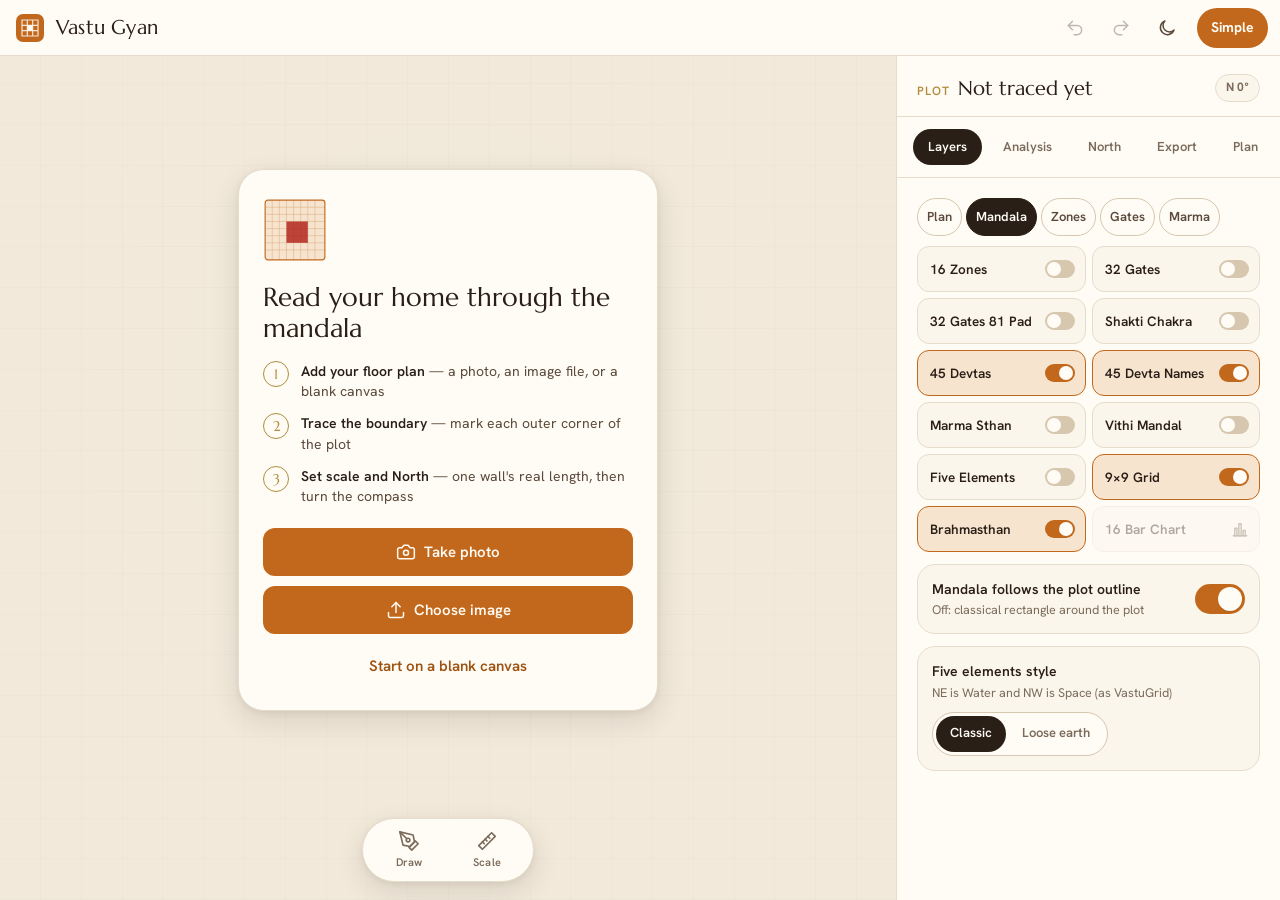
<file: index.html>
<!DOCTYPE html>
<html lang="en">
<head>
  <meta charset="UTF-8">
  <meta name="viewport" content="width=device-width, initial-scale=1.0, viewport-fit=cover">
  <title>Vastu Gyan — Vastu Purusha Mandala & Zonal Analysis</title>
  <meta name="description" content="Trace your floor plan and read it through the Vastu Purusha Mandala: 9×9 grid, 45 Devtas, 16 directional zones and 32 entrances. Works offline on phone, tablet and desktop.">
  <meta name="theme-color" content="#F7F1E6">
  <script>
    // Light unless the person chose dark with the toggle; set before the page paints
    try { if (localStorage.getItem('vg-theme') === 'dark') document.documentElement.dataset.theme = 'dark'; } catch (e) {}
  </script>
  <meta name="mobile-web-app-capable" content="yes">
  <meta name="apple-mobile-web-app-capable" content="yes">
  <meta name="apple-mobile-web-app-status-bar-style" content="default">
  <meta name="apple-mobile-web-app-title" content="Vastu Gyan">
  <!-- Link preview when the address is shared on WhatsApp, SMS, email or social media -->
  <meta property="og:type" content="website">
  <meta property="og:site_name" content="Vastu Gyan">
  <meta property="og:title" content="Vastu Gyan — read your home through the Vastu Purusha Mandala">
  <meta property="og:description" content="Photograph or upload your floor plan, trace the plot and see the 9×9 grid, 45 Devtas, 16 zones and 32 entrances. Free on phone, tablet and desktop.">
  <meta property="og:url" content="https://vastu-gyan.vercel.app/">
  <meta property="og:image" content="https://vastu-gyan.vercel.app/icons/og-image.png">
  <meta property="og:image:width" content="1200">
  <meta property="og:image:height" content="630">
  <meta property="og:image:alt" content="Vastu Gyan — a 9×9 Vastu mandala grid beside the app name">
  <meta name="twitter:card" content="summary_large_image">
  <link rel="preconnect" href="https://fonts.googleapis.com">
  <link rel="preconnect" href="https://fonts.gstatic.com" crossorigin>
  <link href="https://fonts.googleapis.com/css2?family=Hanken+Grotesk:wght@400;500;600;700&family=Marcellus&display=swap" rel="stylesheet">
  <link rel="manifest" href="manifest.webmanifest">
  <link rel="icon" type="image/png" sizes="32x32" href="icons/favicon-32.png">
  <link rel="apple-touch-icon" href="icons/apple-touch-icon.png">
  <link rel="stylesheet" href="css/style.css">
</head>
<body>
  <!-- Icon sprite -->
  <svg width="0" height="0" style="position:absolute" aria-hidden="true">
    <defs>
      <symbol id="i-draw" viewBox="0 0 24 24"><path d="M12 19l7-7 3 3-7 7-3-3z"/><path d="M18 13l-1.5-7.5L2 2l3.5 14.5L13 18l5-5z"/><path d="M2 2l7.586 7.586"/><circle cx="11" cy="11" r="2"/></symbol>
      <symbol id="i-ruler" viewBox="0 0 24 24"><path d="M3 17 17 3l4 4L7 21z"/><path d="m7 13 2 2M10 10l2 2M13 7l2 2"/></symbol>
      <symbol id="i-layers" viewBox="0 0 24 24"><path d="m12 2 10 5-10 5L2 7z"/><path d="m2 17 10 5 10-5"/><path d="m2 12 10 5 10-5"/></symbol>
      <symbol id="i-analysis" viewBox="0 0 24 24"><path d="M21.21 15.89A10 10 0 1 1 8 2.83"/><path d="M22 12A10 10 0 0 0 12 2v10z"/></symbol>
      <symbol id="i-share" viewBox="0 0 24 24"><path d="M4 12v8a2 2 0 0 0 2 2h12a2 2 0 0 0 2-2v-8"/><path d="m16 6-4-4-4 4"/><path d="M12 2v13"/></symbol>
      <symbol id="i-undo" viewBox="0 0 24 24"><path d="M9 14 4 9l5-5"/><path d="M4 9h10.5a5.5 5.5 0 0 1 0 11H11"/></symbol>
      <symbol id="i-redo" viewBox="0 0 24 24"><path d="m15 14 5-5-5-5"/><path d="M20 9H9.5a5.5 5.5 0 0 0 0 11H13"/></symbol>
      <symbol id="i-north" viewBox="0 0 24 24"><circle cx="12" cy="12" r="10"/><path d="m16 8-2.5 5.5L8 16l2.5-5.500z"/></symbol>
      <symbol id="i-plan" viewBox="0 0 24 24"><rect x="3" y="3" width="18" height="18" rx="2"/><path d="M3 12h7v9M14 3v6h7"/></symbol>
      <symbol id="i-camera" viewBox="0 0 24 24"><path d="M14.5 4h-5L7 7H4a2 2 0 0 0-2 2v9a2 2 0 0 0 2 2h16a2 2 0 0 0 2-2V9a2 2 0 0 0-2-2h-3z"/><circle cx="12" cy="13" r="3"/></symbol>
      <symbol id="i-upload" viewBox="0 0 24 24"><path d="M21 15v4a2 2 0 0 1-2 2H5a2 2 0 0 1-2-2v-4"/><path d="m17 8-5-5-5 5"/><path d="M12 3v12"/></symbol>
      <symbol id="i-trash" viewBox="0 0 24 24"><path d="M3 6h18"/><path d="M19 6v14a2 2 0 0 1-2 2H7a2 2 0 0 1-2-2V6"/><path d="M8 6V4a2 2 0 0 1 2-2h4a2 2 0 0 1 2 2v2"/></symbol>
      <symbol id="i-reset" viewBox="0 0 24 24"><path d="M3 12a9 9 0 1 0 9-9 9.75 9.75 0 0 0-6.74 2.74L3 8"/><path d="M3 3v5h5"/></symbol>
      <symbol id="i-plus" viewBox="0 0 24 24"><path d="M12 5v14M5 12h14"/></symbol>
      <symbol id="i-minus" viewBox="0 0 24 24"><path d="M5 12h14"/></symbol>
      <symbol id="i-fit" viewBox="0 0 24 24"><path d="M8 3H5a2 2 0 0 0-2 2v3M21 8V5a2 2 0 0 0-2-2h-3M3 16v3a2 2 0 0 0 2 2h3M16 21h3a2 2 0 0 0 2-2v-3"/></symbol>
      <symbol id="i-close" viewBox="0 0 24 24"><path d="M18 6 6 18M6 6l12 12"/></symbol>
      <symbol id="i-bars" viewBox="0 0 24 24"><path d="M3 21h18"/><rect x="5" y="11" width="3" height="10"/><rect x="10.5" y="5" width="3" height="16"/><rect x="16" y="14" width="3" height="7"/></symbol>
      <symbol id="i-file" viewBox="0 0 24 24"><path d="M14 2H6a2 2 0 0 0-2 2v16a2 2 0 0 0 2 2h12a2 2 0 0 0 2-2V8z"/><path d="M14 2v6h6M8 13h8M8 17h6"/></symbol>
      <symbol id="i-image" viewBox="0 0 24 24"><rect x="3" y="3" width="18" height="18" rx="2"/><circle cx="9" cy="9" r="2"/><path d="m21 15-3.09-3.09a2 2 0 0 0-2.82 0L6 21"/></symbol>
      <symbol id="i-check" viewBox="0 0 24 24"><path d="M20 6 9 17l-5-5"/></symbol>
      <symbol id="i-moon" viewBox="0 0 24 24"><path d="M20.5 14.5A8.5 8.5 0 1 1 9.5 3.5a6.5 6.5 0 0 0 11 11z"/></symbol>
      <symbol id="i-sun" viewBox="0 0 24 24"><circle cx="12" cy="12" r="4"/><path d="M12 2v2M12 20v2M4.9 4.9l1.4 1.4M17.7 17.7l1.4 1.4M2 12h2M20 12h2M4.9 19.1l1.4-1.4M17.7 6.3l1.4-1.4"/></symbol>
    </defs>
  </svg>

  <div class="app" id="app">
    <!-- Top bar -->
    <header class="topbar">
      <div class="brand">
        <svg class="brand-mark" viewBox="0 0 32 32" aria-hidden="true">
          <rect x="2" y="2" width="28" height="28" rx="7" class="brand-mark-bg"/>
          <path d="M8 8h16v16H8z M13.33 8v16 M18.67 8v16 M8 13.33h16 M8 18.67h16" class="brand-mark-grid"/>
          <rect x="13.33" y="13.33" width="5.34" height="5.34" class="brand-mark-core"/>
        </svg>
        <div class="brand-text">
          <span class="brand-name">Vastu Gyan</span>
        </div>
      </div>

      <div class="topbar-actions">
        <button id="btnUndo" class="icon-btn" title="Undo (Ctrl+Z)" aria-label="Undo" disabled>
          <svg class="icon"><use href="#i-undo"/></svg>
        </button>
        <button id="btnRedo" class="icon-btn" title="Redo (Ctrl+Y)" aria-label="Redo" disabled>
          <svg class="icon"><use href="#i-redo"/></svg>
        </button>
        <button id="btnTheme" class="icon-btn" title="Dark mode" aria-label="Switch to dark mode">
          <svg class="icon"><use href="#i-moon"/></svg>
        </button>
        <a class="topbar-simple" href="simple.html" title="Open the simple one-page view">Simple</a>
      </div>
    </header>

    <main class="workspace">
      <!-- Canvas stage -->
      <div class="stage" id="viewportContainer">
        <canvas id="vastuCanvas" aria-label="Floor plan canvas"></canvas>

        <!-- Drawing guidance (shown while tracing the boundary) -->
        <div class="stage-banner" id="draftingBanner" style="display: none;" role="status">
          <span class="banner-dot"></span>
          <span class="banner-text">
            <span class="only-touch">Press and lift to place each corner · lift on point 0 to close</span>
            <span class="only-mouse">Click each corner · click point 0 or double-click to close</span>
          </span>
          <button class="chip-btn chip-btn-solid" id="btnFinishDraft">Done</button>
        </div>

        <div class="stage-banner" id="editBanner" style="display: none;" role="status">
          <span class="banner-dot"></span>
          <span class="banner-text">Editing the boundary: drag any corner into place, then finish</span>
          <button class="chip-btn chip-btn-solid" id="btnFinishEdit">Finish Polygon</button>
        </div>

        <div class="stage-banner stage-banner-alert" id="boundaryBanner" style="display: none;" role="alert">
          <span class="banner-dot banner-dot-alert"></span>
          <span class="banner-text">The boundary crosses itself. Drag a corner so the red edges no longer cross, or undo.</span>
        </div>

        <div class="stage-banner" id="scaleBanner" style="display: none;" role="status">
          <span class="banner-dot banner-dot-brass"></span>
          <span class="banner-text">Mark both ends of a wall whose real length you know</span>
          <button class="chip-btn" id="btnCancelScale">Cancel</button>
        </div>

        <!-- Brass compass dial: turn to set North, tap for fine control -->
        <div class="compass" id="compassBadge">
          <button class="compass-dial" id="compassButton" aria-label="North direction. Drag to turn, tap for fine control">
            <svg viewBox="0 0 100 100" aria-hidden="true">
              <circle cx="50" cy="50" r="47" class="dial-rim"/>
              <circle cx="50" cy="50" r="40" class="dial-face"/>
              <g id="compassDial" class="dial-rotor">
                <g class="dial-ticks"></g>
                <path d="M50 25 L55 50 L50 46.5 L45 50 Z" class="dial-needle-n"/>
                <path d="M50 75 L55 50 L50 53.5 L45 50 Z" class="dial-needle-s"/>
                <text x="50" y="22" class="dial-n">N</text>
              </g>
              <circle cx="50" cy="50" r="3.2" class="dial-hub"/>
            </svg>
          </button>
          <span class="compass-deg" id="compassDegDisplay">0°</span>
        </div>

        <!-- Zoom -->
        <div class="zoom" aria-label="Zoom">
          <button id="btnZoomIn" class="zoom-btn only-mouse-flex" title="Zoom in" aria-label="Zoom in"><svg class="icon"><use href="#i-plus"/></svg></button>
          <span class="zoom-level only-mouse-flex" id="zoomLevelText">100%</span>
          <button id="btnZoomOut" class="zoom-btn only-mouse-flex" title="Zoom out" aria-label="Zoom out"><svg class="icon"><use href="#i-minus"/></svg></button>
          <button id="btnZoomReset" class="zoom-btn" title="Fit to view" aria-label="Fit to view"><svg class="icon"><use href="#i-fit"/></svg></button>
        </div>

        <!-- First run: the three steps of a reading -->
        <div class="onboard" id="emptyState">
          <div class="onboard-card">
            <svg class="onboard-mandala" viewBox="0 0 90 90" aria-hidden="true">
              <rect x="3" y="3" width="84" height="84" rx="4"/>
              <path d="M13 3v84M23 3v84M33 3v84M43 3v84M53 3v84M63 3v84M73 3v84M3 13h84M3 23h84M3 33h84M3 43h84M3 53h84M3 63h84M3 73h84" class="onboard-mandala-grid"/>
              <rect x="33" y="33" width="30" height="30" class="onboard-mandala-core"/>
            </svg>
            <h1 class="onboard-title">Read your home through the mandala</h1>
            <ol class="onboard-steps">
              <li><span class="step-n">1</span><span><strong>Add your floor plan</strong> — a photo, an image file, or a blank canvas</span></li>
              <li><span class="step-n">2</span><span><strong>Trace the boundary</strong> — mark each outer corner of the plot</span></li>
              <li><span class="step-n">3</span><span><strong>Set scale and North</strong> — one wall's real length, then turn the compass</span></li>
            </ol>
            <div class="onboard-actions">
              <button class="btn btn-primary only-touch-flex" data-action="camera"><svg class="icon"><use href="#i-camera"/></svg>Take photo</button>
              <button class="btn btn-primary btn-on-mouse" id="btnUpload"><svg class="icon"><use href="#i-upload"/></svg>Choose image</button>
              <button class="btn btn-quiet" id="btnBlankCanvas">Start on a blank canvas</button>
            </div>
          </div>
        </div>
      </div>

      <!-- Panel: bottom sheet on phones, side panel on large screens -->
      <aside class="panel" id="panel" data-sheet="peek" aria-label="Vastu panel">
        <div class="panel-handle" id="panelHandle">
          <span class="grip" aria-hidden="true"></span>
          <div class="panel-summary">
            <div class="summary-main">
              <span class="summary-label">Plot</span>
              <span class="summary-value" id="sumArea">Not traced yet</span>
            </div>
            <span class="summary-chip" id="sumVerdict">—</span>
          </div>
        </div>

        <nav class="panel-tabs" role="tablist" aria-label="Panel sections">
          <button role="tab" data-tab="layers">Layers</button>
          <button role="tab" data-tab="analysis">Analysis</button>
          <button role="tab" data-tab="north">North</button>
          <button role="tab" data-tab="export">Export</button>
          <button role="tab" data-tab="plan">Plan</button>
        </nav>

        <div class="panel-body" id="panelBody">
          <!-- LAYERS -->
          <section class="panel-section" data-panel="layers">
            <div class="view-chips" role="radiogroup" aria-label="One-tap views">
              <button type="button" role="radio" data-view="plan" aria-checked="false">Plan</button>
              <button type="button" role="radio" data-view="mandala" aria-checked="false">Mandala</button>
              <button type="button" role="radio" data-view="zones" aria-checked="false">Zones</button>
              <button type="button" role="radio" data-view="entrances" aria-checked="false">Gates</button>
              <button type="button" role="radio" data-view="marma" aria-checked="false">Marma</button>
            </div>
            <div class="layer-grid">
              <label class="layer-tile">
                <input type="checkbox" id="toggleZones16">
                <span class="layer-body"><span class="layer-name">16 Zones</span><span class="layer-switch" aria-hidden="true"></span></span>
              </label>
              <label class="layer-tile">
                <input type="checkbox" id="toggleGates32">
                <span class="layer-body"><span class="layer-name">32 Gates</span><span class="layer-switch" aria-hidden="true"></span></span>
              </label>
              <label class="layer-tile">
                <input type="checkbox" id="toggleGatePadas">
                <span class="layer-body"><span class="layer-name">32 Gates 81 Pad</span><span class="layer-switch" aria-hidden="true"></span></span>
              </label>
              <label class="layer-tile">
                <input type="checkbox" id="toggleShaktiChakra">
                <span class="layer-body"><span class="layer-name">Shakti Chakra</span><span class="layer-switch" aria-hidden="true"></span></span>
              </label>
              <label class="layer-tile">
                <input type="checkbox" id="toggleDevtas45">
                <span class="layer-body"><span class="layer-name">45 Devtas</span><span class="layer-switch" aria-hidden="true"></span></span>
              </label>
              <label class="layer-tile">
                <input type="checkbox" id="toggleDevtaNames">
                <span class="layer-body"><span class="layer-name">45 Devta Names</span><span class="layer-switch" aria-hidden="true"></span></span>
              </label>
              <label class="layer-tile">
                <input type="checkbox" id="toggleMarma">
                <span class="layer-body"><span class="layer-name">Marma Sthan</span><span class="layer-switch" aria-hidden="true"></span></span>
              </label>
              <label class="layer-tile">
                <input type="checkbox" id="toggleVithi">
                <span class="layer-body"><span class="layer-name">Vithi Mandal</span><span class="layer-switch" aria-hidden="true"></span></span>
              </label>
              <label class="layer-tile">
                <input type="checkbox" id="toggleElements">
                <span class="layer-body"><span class="layer-name">Five Elements</span><span class="layer-switch" aria-hidden="true"></span></span>
              </label>
              <label class="layer-tile">
                <input type="checkbox" id="toggleGrid9x9" checked>
                <span class="layer-body"><span class="layer-name">9×9 Grid</span><span class="layer-switch" aria-hidden="true"></span></span>
              </label>
              <label class="layer-tile">
                <input type="checkbox" id="toggleBrahmasthan" checked>
                <span class="layer-body"><span class="layer-name">Brahmasthan</span><span class="layer-switch" aria-hidden="true"></span></span>
              </label>
              <button type="button" class="layer-tile layer-tile-action" id="btnLayerBarChart" disabled>
                <span class="layer-body"><span class="layer-name">16 Bar Chart</span><svg class="icon" aria-hidden="true"><use href="#i-bars"/></svg></span>
              </button>
            </div>
            <div class="style-row" id="chakraSizeRow" style="display: none">
              <span class="switch-text">
                <span class="switch-label">Shakti Chakra size</span>
                <span class="switch-sub">Fit keeps the rings clear of the plot</span>
              </span>
              <div class="seg-control" role="radiogroup" aria-label="Shakti Chakra size">
                <button type="button" role="radio" data-chakra-size="0.6" aria-checked="false">60%</button>
                <button type="button" role="radio" data-chakra-size="0.8" aria-checked="false">80%</button>
                <button type="button" role="radio" data-chakra-size="1" aria-checked="true">Fit</button>
                <button type="button" role="radio" data-chakra-size="1.25" aria-checked="false">125%</button>
                <button type="button" role="radio" data-chakra-size="1.5" aria-checked="false">150%</button>
              </div>
            </div>
            <label class="switch-row">
              <span class="switch-text">
                <span class="switch-label">Mandala follows the plot outline</span>
                <span class="switch-sub">Off: classical rectangle around the plot</span>
              </span>
              <span class="switch">
                <input type="checkbox" id="toggleMandalaPlot" checked>
                <span class="switch-track"></span>
              </span>
            </label>
            <div class="style-row">
              <span class="switch-text">
                <span class="switch-label">Five elements style</span>
                <span class="switch-sub" id="elementStyleNote">NE is Water and NW is Space (as VastuGrid)</span>
              </span>
              <div class="seg-control" role="radiogroup" aria-label="Five elements style">
                <button type="button" role="radio" data-element-style="classic" aria-checked="true">Classic</button>
                <button type="button" role="radio" data-element-style="looseEarth" aria-checked="false">Loose earth</button>
              </div>
            </div>
          </section>

          <!-- ANALYSIS -->
          <section class="panel-section" data-panel="analysis">
            <h2 class="section-heading">Plot <span class="badge-value" id="valAreaBadge">0 sq px</span></h2>
            <div class="metrics-grid">
              <div class="metric-card">
                <span class="metric-title">Plot area</span>
                <span class="metric-value" id="valArea">0 sq px</span>
              </div>
              <div class="metric-card">
                <span class="metric-title">Brahmasthan</span>
                <span class="metric-value" id="valBrahmaArea">—</span>
              </div>
              <div class="metric-card">
                <span class="metric-title">Pada size</span>
                <span class="metric-value" id="valPadaArea">—</span>
              </div>
              <div class="metric-card">
                <span class="metric-title">Grid (W × H)</span>
                <span class="metric-value" id="valDimensions">—</span>
              </div>
            </div>
            <div class="scale-status" id="valScale">Scale not set — use Set Scale for real feet / metres</div>

            <h2 class="section-heading">Land energy <span class="badge-value" id="landEnergyBadge">No Plot</span></h2>
            <div class="dims-row">
              <span class="dims-text" id="valLandDims">Length × breadth: not measured yet</span>
              <button class="chip-btn" id="btnEditLandDims">Edit</button>
            </div>
            <div class="energy-metrics-grid">
              <div class="energy-card card-income">
                <span class="energy-card-title">Income potential</span>
                <span class="energy-card-value" id="valLandIncome">0.00</span>
                <span class="energy-card-sub" id="valLandIncomeFormula">Length: 0 × 8</span>
              </div>
              <div class="energy-card card-expenditure">
                <span class="energy-card-title">Expenditure tendency</span>
                <span class="energy-card-value" id="valLandExpenditure">0.00</span>
                <span class="energy-card-sub" id="valLandExpenditureFormula">Breadth: 0 × 10.8</span>
              </div>
            </div>

            <div class="energy-status-card" id="cardIncomeComparison">
              <div class="energy-status-header">
                <span class="energy-status-icon" id="iconIncomeComparison">—</span>
                <span class="energy-status-title" id="titleIncomeComparison">Income vs expenditure</span>
              </div>
              <div class="energy-status-sub" id="subIncomeComparison">Close plot to evaluate financial balance</div>
            </div>

            <div class="energy-status-card" id="cardEnergyPattern">
              <div class="energy-status-header">
                <span class="energy-status-icon" id="iconEnergyPattern">—</span>
                <span class="energy-status-title" id="labelEnergyPattern">Energy Pattern (Remainder: —)</span>
              </div>
              <div class="energy-status-sub" id="descEnergyPattern">Close boundary to compute pattern</div>
              <div class="energy-calc-sub" id="calcEnergyPattern">(L + B) ÷ 8 = remainder</div>
            </div>

            <div class="energy-status-card" id="cardLengthProportion">
              <div class="energy-status-header">
                <span class="energy-status-icon" id="iconLengthProportion">—</span>
                <span class="energy-status-title" id="labelLengthProportion">Length Proportion (Ratio: —)</span>
              </div>
              <div class="energy-status-sub" id="descLengthProportion">Evaluates plot elongation</div>
              <div class="energy-calc-sub" id="calcLengthProportion">Length should be ≤ 2.5 × Breadth</div>
            </div>

            <div class="energy-verdict-box verdict-neutral" id="cardLandVerdict">
              <div class="verdict-tag" id="tagLandVerdict">DRAW BOUNDARY</div>
              <div class="verdict-summary" id="summaryLandVerdict">Plot boundary required to calculate land energy indicators.</div>
            </div>

            <h2 class="section-heading">Panch tatva balance</h2>
            <div class="elemental-bar" id="elementalBar" title="Share of plot area in each element's zones">
              <div class="elemental-segment seg-water" data-element="water" style="width: 20%"></div>
              <div class="elemental-segment seg-air" data-element="air" style="width: 20%"></div>
              <div class="elemental-segment seg-fire" data-element="fire" style="width: 20%"></div>
              <div class="elemental-segment seg-earth" data-element="earth" style="width: 20%"></div>
              <div class="elemental-segment seg-space" data-element="space" style="width: 20%"></div>
            </div>
            <div class="elemental-list">
              <div class="elemental-row"><span class="elem-label"><span class="elem-dot dot-water"></span><span class="elem-name">Water · Jal</span></span><span class="elem-zones" data-element-zones="water">—</span><span class="elem-pct" data-element-pct="water">—</span></div>
              <div class="elemental-row"><span class="elem-label"><span class="elem-dot dot-air"></span><span class="elem-name">Air · Vayu</span></span><span class="elem-zones" data-element-zones="air">—</span><span class="elem-pct" data-element-pct="air">—</span></div>
              <div class="elemental-row"><span class="elem-label"><span class="elem-dot dot-fire"></span><span class="elem-name">Fire · Agni</span></span><span class="elem-zones" data-element-zones="fire">—</span><span class="elem-pct" data-element-pct="fire">—</span></div>
              <div class="elemental-row"><span class="elem-label"><span class="elem-dot dot-earth"></span><span class="elem-name">Earth · Prithvi</span></span><span class="elem-zones" data-element-zones="earth">—</span><span class="elem-pct" data-element-pct="earth">—</span></div>
              <div class="elemental-row"><span class="elem-label"><span class="elem-dot dot-space"></span><span class="elem-name">Space · Akash</span></span><span class="elem-zones" data-element-zones="space">—</span><span class="elem-pct" data-element-pct="space">—</span></div>
            </div>
            <p class="scale-status" id="earthSplit" hidden></p>
            <p class="scale-status" id="elementStyleStatus">Share of the plot's area in each element's zones</p>
            <button id="btnOpenBarChart" class="btn btn-secondary btn-block" disabled title="Close the plot boundary first">
              <svg class="icon"><use href="#i-bars"/></svg>View 16 bar chart
            </button>

            <h2 class="section-heading">Vithi mandal <span class="badge-value">4 rings</span></h2>
            <div class="vithi-list" id="vithiList">
              <div class="vithi-row" data-vithi="brahma">
                <span class="vithi-swatch vithi-brahma" aria-hidden="true"></span>
                <span class="vithi-head"><span class="vithi-name">Brahma</span><span class="vithi-sanskrit">ब्रह्म</span></span>
                <span class="vithi-pct" data-vithi-pct>—</span>
                <span class="vithi-meta" data-vithi-meta>9 padas</span>
                <span class="vithi-guide">The sacred centre. Keep it open and light, free of pillars, walls, toilets and heavy loads.</span>
              </div>
              <div class="vithi-row" data-vithi="daivika">
                <span class="vithi-swatch vithi-daivika" aria-hidden="true"></span>
                <span class="vithi-head"><span class="vithi-name">Daivika</span><span class="vithi-sanskrit">दैविक</span></span>
                <span class="vithi-pct" data-vithi-pct>—</span>
                <span class="vithi-meta" data-vithi-meta>16 padas</span>
                <span class="vithi-guide">Ring of the devas. Suits prayer, quiet sitting and light, open use.</span>
              </div>
              <div class="vithi-row" data-vithi="manushya">
                <span class="vithi-swatch vithi-manushya" aria-hidden="true"></span>
                <span class="vithi-head"><span class="vithi-name">Manushya</span><span class="vithi-sanskrit">मानुष</span></span>
                <span class="vithi-pct" data-vithi-pct>—</span>
                <span class="vithi-meta" data-vithi-meta>24 padas</span>
                <span class="vithi-guide">Ring of people. The natural place for living, dining, bedrooms and daily life.</span>
              </div>
              <div class="vithi-row" data-vithi="paishachika">
                <span class="vithi-swatch vithi-paishachika" aria-hidden="true"></span>
                <span class="vithi-head"><span class="vithi-name">Paishachika</span><span class="vithi-sanskrit">पैशाचिक</span></span>
                <span class="vithi-pct" data-vithi-pct>—</span>
                <span class="vithi-meta" data-vithi-meta>32 padas</span>
                <span class="vithi-guide">The outer ring. Traditionally for boundary walls, storage, stairs and service rooms.</span>
              </div>
            </div>
            <p class="scale-status">Share of the plot's area in each ring of the 9×9 grid</p>

            <h2 class="section-heading">Entrance gateways <span class="badge-value badge-success">8 auspicious</span></h2>
            <div class="gate-assessment-grid">
              <div class="gate-card"><span class="gate-dir">North</span><span class="gate-code">N3 · N4</span><span class="gate-sub">Mukhya, Bhallata</span></div>
              <div class="gate-card"><span class="gate-dir">East</span><span class="gate-code">E3 · E4</span><span class="gate-sub">Jayanta, Indra</span></div>
              <div class="gate-card"><span class="gate-dir">South</span><span class="gate-code">S3 · S4</span><span class="gate-sub">Vitatha, Brihatkshata</span></div>
              <div class="gate-card"><span class="gate-dir">West</span><span class="gate-code">W3 · W4</span><span class="gate-sub">Sugriva, Pushpadanta</span></div>
            </div>
          </section>

          <!-- NORTH -->
          <section class="panel-section" data-panel="north">
            <h2 class="section-heading">North <span class="badge-value" id="rotationBadge">0°</span></h2>
            <div class="north-dial-wrap">
              <button class="compass-dial compass-dial-lg" id="northDialLarge" aria-label="Drag to turn North">
                <svg viewBox="0 0 100 100" aria-hidden="true">
                  <circle cx="50" cy="50" r="47" class="dial-rim"/>
                  <circle cx="50" cy="50" r="40" class="dial-face"/>
                  <g class="dial-rotor" id="northDialLargeRotor">
                    <g class="dial-ticks"></g>
                    <path d="M50 25 L55 50 L50 46.5 L45 50 Z" class="dial-needle-n"/>
                    <path d="M50 75 L55 50 L50 53.5 L45 50 Z" class="dial-needle-s"/>
                    <text x="50" y="22" class="dial-n">N</text>
                  </g>
                  <circle cx="50" cy="50" r="3.2" class="dial-hub"/>
                </svg>
              </button>
              <p class="north-hint">Turn the dial until N points to true North on your plan. The number is the compass bearing the top of your plan faces.</p>
            </div>
            <input type="range" id="rotationSlider" min="0" max="360" value="0" step="0.5" class="range" aria-label="Compass bearing the top of the plan faces, in degrees">
            <div class="north-row">
              <button class="icon-btn icon-btn-boxed" id="btnRotateMinus" aria-label="Lower the bearing by 1°"><svg class="icon"><use href="#i-minus"/></svg></button>
              <label class="deg-input">
                <input type="number" id="rotationNumber" min="0" max="360" value="0" step="0.5" inputmode="decimal" aria-label="Bearing of the top of the plan, in degrees">
                <span>°</span>
              </label>
              <button class="icon-btn icon-btn-boxed" id="btnRotatePlus" aria-label="Raise the bearing by 1°"><svg class="icon"><use href="#i-plus"/></svg></button>
              <button id="btnResetRotation" class="chip-btn">Reset</button>
            </div>
            <label class="switch-row">
              <span class="switch-text">
                <span class="switch-label">Align grid to plot walls</span>
                <span class="switch-sub">Off: the 9×9 grid turns with North. On: it stays on the walls.</span>
              </span>
              <span class="switch">
                <input type="checkbox" id="toggleGridWalls">
                <span class="switch-track"></span>
              </span>
            </label>
          </section>

          <!-- EXPORT -->
          <section class="panel-section" data-panel="export">
            <h2 class="section-heading">Share your reading</h2>
            <button id="btnExportPdf" class="action-row">
              <span class="action-icon"><svg class="icon"><use href="#i-file"/></svg></span>
              <span class="action-text"><span class="action-title">PDF report</span><span class="action-sub">Plan, metrics, elements, entrances and the 16-direction chart</span></span>
            </button>
            <button id="btnExportPng" class="action-row">
              <span class="action-icon"><svg class="icon"><use href="#i-image"/></svg></span>
              <span class="action-text"><span class="action-title">Plan image</span><span class="action-sub">The canvas with the overlays you have switched on</span></span>
            </button>
          </section>

          <!-- PLAN -->
          <section class="panel-section" data-panel="plan">
            <h2 class="section-heading">Floor plan</h2>
            <button class="action-row only-touch-flex" data-action="camera">
              <span class="action-icon"><svg class="icon"><use href="#i-camera"/></svg></span>
              <span class="action-text"><span class="action-title">Take photo</span><span class="action-sub">Photograph a printed plan, held flat and square</span></span>
            </button>
            <button class="action-row" data-action="upload">
              <span class="action-icon"><svg class="icon"><use href="#i-upload"/></svg></span>
              <span class="action-text"><span class="action-title">Choose image</span><span class="action-sub">PNG, JPG or WebP from your device</span></span>
            </button>
            <h2 class="section-heading">App</h2>
            <button id="btnInstall" class="action-row" hidden>
              <span class="action-icon"><svg class="icon"><use href="#i-upload"/></svg></span>
              <span class="action-text"><span class="action-title">Install app</span><span class="action-sub">Add Vastu Gyan to your home screen; works offline</span></span>
            </button>
            <p class="scale-status" id="iosInstallHint" hidden>To install on iPhone or iPad: tap Share in Safari, then Add to Home Screen.</p>
            <p class="scale-status">Works offline once opened. Your project is saved on this device automatically.</p>

            <h2 class="section-heading">Project</h2>
            <button id="btnClearBoundary" class="action-row">
              <span class="action-icon"><svg class="icon"><use href="#i-trash"/></svg></span>
              <span class="action-text"><span class="action-title">Clear boundary</span><span class="action-sub">Keeps the floor plan, scale and North · undo brings it back</span></span>
            </button>
            <button id="btnResetAll" class="action-row action-danger">
              <span class="action-icon"><svg class="icon"><use href="#i-reset"/></svg></span>
              <span class="action-text"><span class="action-title">Start over</span><span class="action-sub">Removes the plan, boundary, scale and saved project</span></span>
            </button>
          </section>
        </div>
      </aside>

      <!-- Dock -->
      <nav class="dock" id="dock" aria-label="Tools">
        <button class="dock-btn" id="btnDrawPolygon" title="Trace the plot boundary">
          <svg class="icon"><use href="#i-draw"/></svg><span class="dock-label">Draw</span>
        </button>
        <button class="dock-btn" id="btnSetScale" title="Click both ends of a wall, then enter its real length">
          <svg class="icon"><use href="#i-ruler"/></svg><span class="dock-label">Scale</span>
        </button>
        <span class="dock-sep" aria-hidden="true"></span>
        <button class="dock-btn" data-open-panel="layers">
          <svg class="icon"><use href="#i-layers"/></svg><span class="dock-label">Layers</span>
        </button>
        <button class="dock-btn" data-open-panel="analysis">
          <svg class="icon"><use href="#i-analysis"/></svg><span class="dock-label">Analysis</span>
        </button>
        <button class="dock-btn" data-open-panel="north">
          <svg class="icon"><use href="#i-north"/></svg><span class="dock-label">North</span>
        </button>
        <button class="dock-btn" data-open-panel="export">
          <svg class="icon"><use href="#i-share"/></svg><span class="dock-label">Export</span>
        </button>
        <button class="dock-btn" data-open-panel="plan">
          <svg class="icon"><use href="#i-plan"/></svg><span class="dock-label">Plan</span>
        </button>
      </nav>
    </main>
  </div>

  <input type="file" id="fileInput" accept="image/png, image/jpeg, image/webp" hidden>
  <input type="file" id="cameraInput" accept="image/*" capture="environment" hidden>

  <!-- 16 Direction Bar Chart -->
  <div id="barChartBackdrop" class="modal-backdrop" style="display: none;">
    <div class="modal-dialog modal-wide" role="dialog" aria-modal="true" aria-labelledby="barChartTitle">
      <div class="modal-header">
        <div>
          <h3 class="modal-title" id="barChartTitle">16 direction bar chart</h3>
          <p class="modal-subtitle">Share of the plot's area in each compass zone</p>
        </div>
        <button id="btnBarChartClose" class="icon-btn" aria-label="Close"><svg class="icon"><use href="#i-close"/></svg></button>
      </div>
      <div class="modal-body">
        <canvas id="barChartCanvas" class="bar-chart-canvas"></canvas>
        <div class="bar-chart-stats">
          <div class="bar-stat"><span class="bar-stat-label">Total area</span><span class="bar-stat-value" id="barStatTotal">—</span></div>
          <div class="bar-stat"><span class="bar-stat-label">Average</span><span class="bar-stat-value" id="barStatMean">—</span></div>
          <div class="bar-stat"><span class="bar-stat-label">Largest</span><span class="bar-stat-value" id="barStatMax">—</span></div>
          <div class="bar-stat"><span class="bar-stat-label">Smallest</span><span class="bar-stat-value" id="barStatMin">—</span></div>
        </div>
      </div>
      <div class="modal-footer">
        <button id="btnBarChartPng" class="btn btn-secondary">Save chart image</button>
        <button id="btnBarChartDone" class="btn btn-primary">Done</button>
      </div>
    </div>
  </div>

  <!-- Land dimensions -->
  <div id="landDimsBackdrop" class="modal-backdrop" style="display: none;">
    <div class="modal-dialog" role="dialog" aria-modal="true" aria-labelledby="landDimsTitle">
      <div class="modal-header">
        <div>
          <h3 class="modal-title" id="landDimsTitle">Plot length and breadth</h3>
          <p class="modal-subtitle">Use the exact size from the plot documents. Leave it measured from the walls otherwise.</p>
        </div>
        <button id="btnLandDimsClose" class="icon-btn" aria-label="Close"><svg class="icon"><use href="#i-close"/></svg></button>
      </div>
      <div class="modal-body">
        <label class="form-label" for="landLength">Length (feet)</label>
        <input type="number" id="landLength" class="form-input" min="0" step="0.01" inputmode="decimal" placeholder="41">
        <label class="form-label" for="landBreadth">Breadth (feet)</label>
        <input type="number" id="landBreadth" class="form-input" min="0" step="0.01" inputmode="decimal" placeholder="30.83">
        <p class="scale-status">Feet and inches: 30′10″ is 30.83 ft.</p>
      </div>
      <div class="modal-footer">
        <button id="btnLandDimsMeasured" class="btn btn-secondary">Use measured</button>
        <button id="btnLandDimsApply" class="btn btn-primary">Use these</button>
      </div>
    </div>
  </div>

  <!-- Set Scale -->
  <div id="scaleModalBackdrop" class="modal-backdrop" style="display: none;">
    <div class="modal-dialog" role="dialog" aria-modal="true" aria-labelledby="scaleTitle">
      <div class="modal-header">
        <div>
          <h3 class="modal-title" id="scaleTitle">Set scale</h3>
          <p class="modal-subtitle" id="scaleModalSubtitle">Enter the real length of the line you just drew.</p>
        </div>
        <button id="btnScaleModalClose" class="icon-btn" aria-label="Cancel"><svg class="icon"><use href="#i-close"/></svg></button>
      </div>
      <div class="modal-body">
        <label class="form-label" for="scaleLength">Real length</label>
        <div class="scale-input-row">
          <input type="number" id="scaleLength" class="form-input" min="0" step="0.1" inputmode="decimal" placeholder="40">
          <select id="scaleUnit" class="form-input scale-unit-select">
            <option value="ft">feet</option>
            <option value="m">metres</option>
          </select>
        </div>
      </div>
      <div class="modal-footer">
        <button id="btnScaleModalCancel" class="btn btn-secondary">Cancel</button>
        <button id="btnScaleModalApply" class="btn btn-primary">Apply scale</button>
      </div>
    </div>
  </div>

  <!-- PDF details -->
  <div id="pdfModalBackdrop" class="modal-backdrop" style="display: none;">
    <div class="modal-dialog" role="dialog" aria-modal="true" aria-labelledby="pdfTitle">
      <div class="modal-header">
        <div>
          <h3 class="modal-title" id="pdfTitle">PDF report</h3>
          <p class="modal-subtitle">Add details to show on every page, or leave them blank.</p>
        </div>
        <button id="btnPdfModalClose" class="icon-btn" aria-label="Close"><svg class="icon"><use href="#i-close"/></svg></button>
      </div>
      <div class="modal-body">
        <label class="form-label" for="pdfName">Name</label>
        <input type="text" id="pdfName" class="form-input" placeholder="Anita Sharma" autocomplete="name">
        <label class="form-label" for="pdfPhone">Phone</label>
        <input type="tel" id="pdfPhone" class="form-input" placeholder="+91 98765 43210" autocomplete="tel">
        <label class="form-label" for="pdfAddress">Address</label>
        <input type="text" id="pdfAddress" class="form-input" placeholder="Plot 14, Sector 21, Gurugram" autocomplete="street-address">
      </div>
      <div class="modal-footer">
        <button id="btnPdfModalSkip" class="btn btn-secondary">Skip details</button>
        <button id="btnPdfModalGenerate" class="btn btn-primary">Create PDF</button>
      </div>
    </div>
  </div>

  <div class="toast-stack" id="toastStack" aria-live="polite"></div>

  <!-- Vendor: Local client-side jsPDF for offline report generation -->
  <script src="js/vendor/jspdf.umd.min.js"></script>

  <!-- Application Module -->
  <script type="module" src="js/app.js"></script>
</body>
</html>
</file>
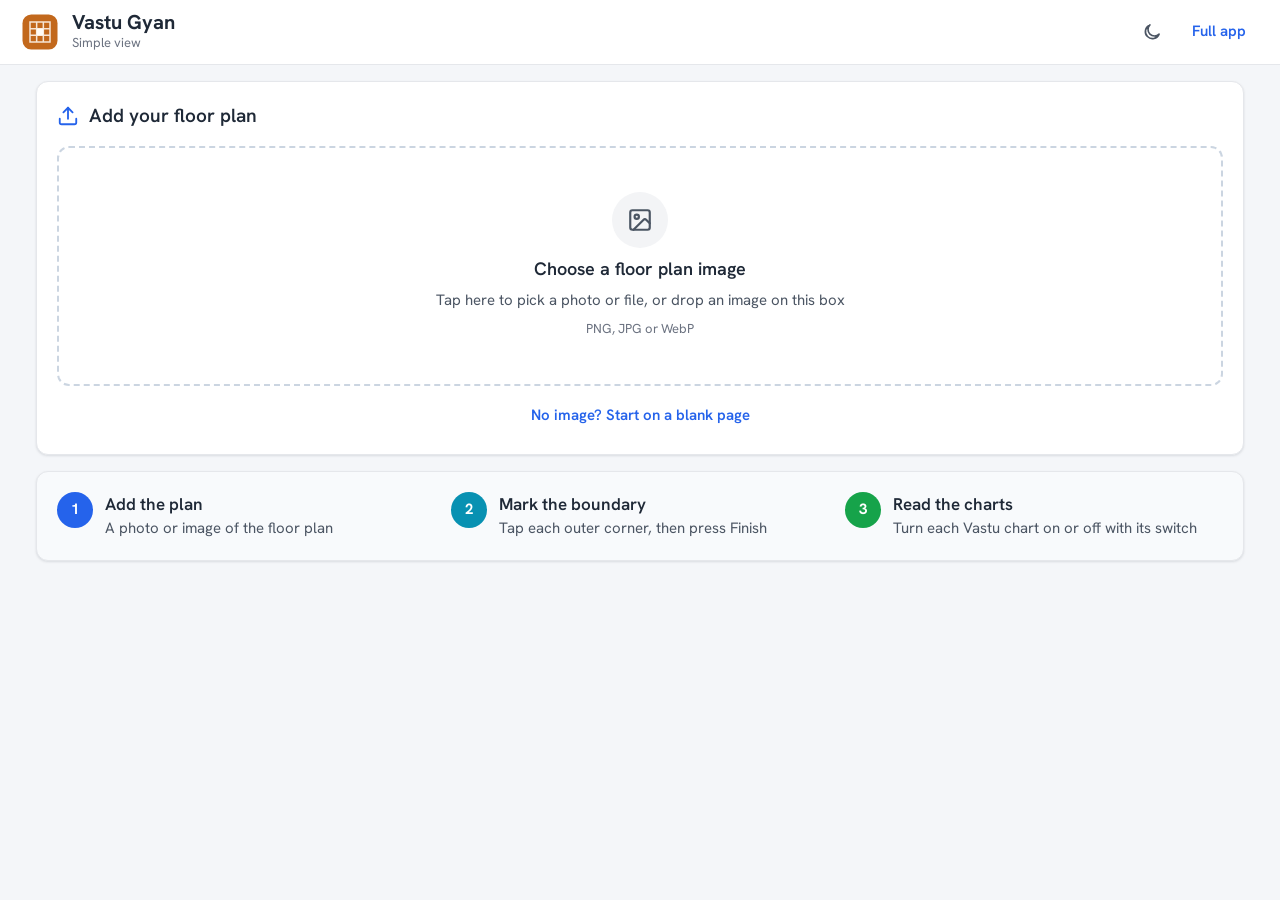
<file: simple.html>
<!DOCTYPE html>
<html lang="en">
<head>
  <meta charset="UTF-8">
  <meta name="viewport" content="width=device-width, initial-scale=1.0, viewport-fit=cover">
  <title>Vastu Gyan — Simple view</title>
  <meta name="description" content="Vastu Gyan in a simple one-page layout: upload a floor plan, mark the boundary, and switch the Vastu charts on and off.">
  <meta name="theme-color" content="#F4F6F9">
  <script>
    // Light unless dark was chosen with the toggle (here or in the full app); set before the page paints
    try { if (localStorage.getItem('vg-theme') === 'dark') document.documentElement.dataset.theme = 'dark'; } catch (e) {}
  </script>
  <link rel="preconnect" href="https://fonts.googleapis.com">
  <link rel="preconnect" href="https://fonts.gstatic.com" crossorigin>
  <link href="https://fonts.googleapis.com/css2?family=Hanken+Grotesk:wght@400;500;600;700&family=Marcellus&display=swap" rel="stylesheet">
  <link rel="manifest" href="manifest.webmanifest">
  <link rel="icon" type="image/png" sizes="32x32" href="icons/favicon-32.png">
  <link rel="apple-touch-icon" href="icons/apple-touch-icon.png">
  <link rel="stylesheet" href="css/simple.css">
</head>
<body>
  <!-- Icon sprite -->
  <svg width="0" height="0" style="position:absolute" aria-hidden="true">
    <defs>
      <symbol id="s-upload" viewBox="0 0 24 24"><path d="M21 15v4a2 2 0 0 1-2 2H5a2 2 0 0 1-2-2v-4"/><path d="m17 8-5-5-5 5"/><path d="M12 3v12"/></symbol>
      <symbol id="s-image" viewBox="0 0 24 24"><rect x="3" y="3" width="18" height="18" rx="2"/><circle cx="9" cy="9" r="2"/><path d="m21 15-3.09-3.09a2 2 0 0 0-2.82 0L6 21"/></symbol>
      <symbol id="s-rotate" viewBox="0 0 24 24"><path d="M21 12a9 9 0 1 1-3-6.7L21 8"/><path d="M21 3v5h-5"/></symbol>
      <symbol id="s-crop" viewBox="0 0 24 24"><path d="M6 2v14a2 2 0 0 0 2 2h14"/><path d="M18 22V8a2 2 0 0 0-2-2H2"/></symbol>
      <symbol id="s-check" viewBox="0 0 24 24"><path d="M20 6 9 17l-5-5"/></symbol>
      <symbol id="s-pen" viewBox="0 0 24 24"><path d="M12 19l7-7 3 3-7 7-3-3z"/><path d="M18 13l-1.5-7.5L2 2l3.5 14.5L13 18l5-5z"/><path d="M2 2l7.586 7.586"/><circle cx="11" cy="11" r="2"/></symbol>
      <symbol id="s-undo" viewBox="0 0 24 24"><path d="M9 14 4 9l5-5"/><path d="M4 9h10.5a5.5 5.5 0 0 1 0 11H11"/></symbol>
      <symbol id="s-redo" viewBox="0 0 24 24"><path d="m15 14 5-5-5-5"/><path d="M20 9H9.5a5.5 5.5 0 0 0 0 11H13"/></symbol>
      <symbol id="s-download" viewBox="0 0 24 24"><path d="M21 15v4a2 2 0 0 1-2 2H5a2 2 0 0 1-2-2v-4"/><path d="m7 10 5 5 5-5"/><path d="M12 15V3"/></symbol>
      <symbol id="s-file" viewBox="0 0 24 24"><path d="M14 2H6a2 2 0 0 0-2 2v16a2 2 0 0 0 2 2h12a2 2 0 0 0 2-2V8z"/><path d="M14 2v6h6M8 13h8M8 17h6"/></symbol>
      <symbol id="s-close" viewBox="0 0 24 24"><path d="M18 6 6 18M6 6l12 12"/></symbol>
      <symbol id="s-moon" viewBox="0 0 24 24"><path d="M20.5 14.5A8.5 8.5 0 1 1 9.5 3.5a6.5 6.5 0 0 0 11 11z"/></symbol>
      <symbol id="s-sun" viewBox="0 0 24 24"><circle cx="12" cy="12" r="4"/><path d="M12 2v2M12 20v2M4.9 4.9l1.4 1.4M17.7 17.7l1.4 1.4M2 12h2M20 12h2M4.9 19.1l1.4-1.4M17.7 6.3l1.4-1.4"/></symbol>
      <symbol id="s-camera" viewBox="0 0 24 24"><path d="M14.5 4h-5L7 7H4a2 2 0 0 0-2 2v9a2 2 0 0 0 2 2h16a2 2 0 0 0 2-2V9a2 2 0 0 0-2-2h-3z"/><circle cx="12" cy="13" r="3"/></symbol>
      <symbol id="s-ruler" viewBox="0 0 24 24"><path d="M3 17 17 3l4 4L7 21z"/><path d="m7 13 2 2M10 10l2 2M13 7l2 2"/></symbol>
    </defs>
  </svg>

  <header class="s-header">
    <div class="s-brand">
      <svg class="s-brand-mark" viewBox="0 0 32 32" aria-hidden="true">
        <rect x="2" y="2" width="28" height="28" rx="7" class="s-brand-bg"/>
        <path d="M8 8h16v16H8z M13.33 8v16 M18.67 8v16 M8 13.33h16 M8 18.67h16" class="s-brand-grid"/>
        <rect x="13.33" y="13.33" width="5.34" height="5.34" class="s-brand-core"/>
      </svg>
      <div>
        <div class="s-brand-name">Vastu Gyan</div>
        <div class="s-brand-sub">Simple view</div>
      </div>
    </div>
    <div class="s-header-actions">
      <button type="button" class="s-icon-btn" id="btnTheme" title="Dark mode" aria-label="Switch to dark mode"><svg class="s-icon"><use href="#s-moon"/></svg></button>
      <a class="s-header-link" href="./">Full app</a>
    </div>
  </header>

  <main class="s-main">
    <!-- 1. Choose a floor plan -->
    <section id="stepUpload">
      <div class="s-card">
        <h1 class="s-card-title"><svg class="s-icon"><use href="#s-upload"/></svg>Add your floor plan</h1>
        <button type="button" class="s-drop" id="dropZone">
          <span class="s-drop-icon"><svg class="s-icon"><use href="#s-image"/></svg></span>
          <span class="s-drop-title">Choose a floor plan image</span>
          <span class="s-drop-sub">Tap here to pick a photo or file, or drop an image on this box</span>
          <span class="s-drop-note">PNG, JPG or WebP</span>
        </button>
        <button type="button" class="s-btn s-btn-blue s-btn-photo only-touch-btn" data-action="camera"><svg class="s-icon"><use href="#s-camera"/></svg>Take photo of a plan</button>
        <button type="button" class="s-text-btn" id="btnBlank">No image? Start on a blank page</button>
      </div>
      <ol class="s-card s-steps">
        <li><span class="s-step-n s-n1">1</span><span><strong>Add the plan</strong>A photo or image of the floor plan</span></li>
        <li><span class="s-step-n s-n2">2</span><span><strong>Mark the boundary</strong>Tap each outer corner, then press Finish</span></li>
        <li><span class="s-step-n s-n3">3</span><span><strong>Read the charts</strong>Turn each Vastu chart on or off with its switch</span></li>
      </ol>
    </section>

    <!-- 2. Turn or trim the image first -->
    <section id="stepPreview" hidden>
      <div class="s-card">
        <h2 class="s-preview-title" id="previewTitle">Check the plan before you start</h2>
        <div class="s-preview-box"><canvas id="previewCanvas" aria-label="Floor plan preview"></canvas></div>
        <div class="s-row s-center" id="previewTools">
          <button type="button" class="s-btn s-btn-light" id="btnRotate90"><svg class="s-icon"><use href="#s-rotate"/></svg>Rotate 90°</button>
          <span class="s-deg" id="previewDeg">0°</span>
          <button type="button" class="s-btn s-btn-light" id="btnCrop"><svg class="s-icon"><use href="#s-crop"/></svg>Crop</button>
        </div>
        <div class="s-row s-center" id="cropTools" hidden>
          <button type="button" class="s-btn s-btn-light" id="btnCropCancel">Cancel crop</button>
          <button type="button" class="s-btn s-btn-blue" id="btnCropApply"><svg class="s-icon"><use href="#s-check"/></svg>Apply crop</button>
        </div>
        <div class="s-row s-split" id="previewActions">
          <button type="button" class="s-btn s-btn-light" id="btnPreviewCancel">Cancel</button>
          <button type="button" class="s-btn s-btn-blue" id="btnPreviewUse"><svg class="s-icon"><use href="#s-check"/></svg>Use this plan</button>
        </div>
      </div>
    </section>

    <!-- 3. Mark the boundary and read the charts -->
    <section id="stepWork" hidden>
      <!-- The plan: what it is, swap it, or remove it -->
      <div class="s-card s-filebar">
        <img id="planThumb" alt="" hidden>
        <span class="s-filename" id="planName">Blank page</span>
        <button type="button" class="s-tbtn s-tbtn-light" id="btnNewPlan" title="Use another floor plan image" aria-label="Upload another floor plan"><svg class="s-icon"><use href="#s-upload"/></svg><span class="s-wide-only">Upload</span></button>
        <button type="button" class="s-tbtn s-tbtn-light only-touch-btn" id="btnNewPhoto" data-action="camera" title="Take a photo of a plan" aria-label="Take a photo of a plan"><svg class="s-icon"><use href="#s-camera"/></svg><span class="s-wide-only">Photo</span></button>
        <button type="button" class="s-tbtn s-tbtn-light s-tbtn-icon" id="btnStartOver" title="Remove this plan and start again" aria-label="Remove this plan and start again"><svg class="s-icon"><use href="#s-close"/></svg></button>
      </div>

      <div class="s-layout">
        <div class="s-left">
          <!-- Tools: draw and correct on the left, the scale and clearing next, saving on the right -->
          <div class="s-toolbar">
            <div class="s-tools s-tools-draw">
              <button type="button" class="s-tbtn s-tbtn-blue s-tbtn-main" id="btnDraw"><svg class="s-icon"><use href="#s-pen"/></svg><span id="btnDrawLabel">Draw Polygon</span></button>
              <button type="button" class="s-tbtn s-tbtn-light" id="btnEditPoly" hidden title="Unlock the corners to adjust the boundary"><svg class="s-icon"><use href="#s-pen"/></svg><span id="btnEditPolyLabel">Edit</span><span class="s-wide-only">&nbsp;Polygon</span></button>
              <button type="button" class="s-tbtn s-tbtn-green" id="btnFinish" hidden><svg class="s-icon"><use href="#s-check"/></svg><span id="btnFinishLabel">Finish</span></button>
              <button type="button" class="s-tbtn s-tbtn-light s-tbtn-icon" id="btnUndo" title="Undo (Ctrl+Z)" aria-label="Undo"><svg class="s-icon"><use href="#s-undo"/></svg></button>
              <button type="button" class="s-tbtn s-tbtn-light s-tbtn-icon" id="btnRedo" title="Redo (Ctrl+Y)" aria-label="Redo"><svg class="s-icon"><use href="#s-redo"/></svg></button>
            </div>
            <div class="s-tools s-tools-edit">
              <button type="button" class="s-tbtn s-tbtn-light" id="btnScaleTool" title="Tap both ends of a wall, then type its real length"><svg class="s-icon"><use href="#s-ruler"/></svg><span><span class="s-wide-only">Set </span>Scale</span></button>
              <button type="button" class="s-tbtn s-tbtn-light" id="btnClear" title="Remove the boundary, keep the plan">Clear</button>
            </div>
            <div class="s-tools s-tools-save">
              <button type="button" class="s-tbtn s-tbtn-green" id="btnPng" title="Save the plan with its charts as an image"><svg class="s-icon"><use href="#s-download"/></svg>PNG</button>
              <button type="button" class="s-tbtn s-tbtn-blue" id="btnPdf" title="Make the PDF report"><svg class="s-icon"><use href="#s-file"/></svg>PDF<span class="s-wide-only">&nbsp;Report</span></button>
            </div>
          </div>

          <div class="s-card s-stage" id="stage">
            <canvas id="planCanvas" aria-label="Floor plan"></canvas>
            <!-- Size of the plan on screen -->
            <div class="s-zoom" aria-label="Image size">
              <button type="button" class="s-zoom-btn" id="btnZoomOut" title="Smaller" aria-label="Smaller">−</button>
              <span class="s-zoom-pct" id="zoomPct">100%</span>
              <button type="button" class="s-zoom-btn" id="btnZoomIn" title="Bigger" aria-label="Bigger">+</button>
              <button type="button" class="s-zoom-fit" id="btnZoomReset" title="Fit the whole plan">Fit</button>
            </div>
            <!-- Compass: drag to turn North, tap for the exact number -->
            <div class="s-compass">
              <button type="button" class="s-compass-dial" id="compassDial" aria-label="North direction. Drag to turn, tap to type the angle">
                <svg viewBox="0 0 100 100" aria-hidden="true">
                  <circle cx="50" cy="50" r="47" class="s-dial-rim"/>
                  <circle cx="50" cy="50" r="40" class="s-dial-face"/>
                  <g id="compassRotor" class="s-dial-rotor">
                    <g class="s-dial-ticks"></g>
                    <path d="M50 25 L55 50 L50 46.5 L45 50 Z" class="s-dial-n"/>
                    <path d="M50 75 L55 50 L50 53.5 L45 50 Z" class="s-dial-s"/>
                    <text x="50" y="22" class="s-dial-letter">N</text>
                  </g>
                  <circle cx="50" cy="50" r="3.2" class="s-dial-hub"/>
                </svg>
              </button>
              <span class="s-compass-deg" id="compassDeg">0°</span>
            </div>
          </div>

          <div class="s-hint" id="drawHint" hidden>
            <strong>Marking the boundary.</strong>
            <span class="only-touch">Press and lift on each outer corner, in order around the plot. </span>
            <span class="only-mouse">Click each outer corner, in order around the plot. </span>
            When every corner is placed, press <strong>Finish</strong>.
          </div>
          <div class="s-hint" id="editHint" hidden>
            <strong>Editing the boundary.</strong> Drag any corner into place, then press <strong>Finish Polygon</strong>.
          </div>
          <div class="s-hint" id="scaleHint" hidden>
            <strong>Setting the scale.</strong> Tap both ends of one wall whose real length you know.
            <button type="button" class="s-small-btn" id="btnScaleCancel">Cancel</button>
          </div>
          <div class="s-hint s-hint-alert" id="crossHint" hidden>
            The boundary crosses itself. Drag a corner so the edges no longer cross, or press Undo.
          </div>

          <div class="s-card s-chart-card" id="barChartCard" hidden>
            <h2 class="s-chart-title">16 Bar Chart</h2>
            <p class="s-chart-sub">Share of the plot's area in each of the 16 directions</p>
            <canvas id="barChartCanvas" class="s-bar-canvas" aria-label="16 direction bar chart"></canvas>
            <div class="s-bar-stats">
              <div><span>Total area</span><strong id="barStatTotal">—</strong></div>
              <div><span>Average</span><strong id="barStatMean">—</strong></div>
              <div><span>Highest</span><strong id="barStatMax">—</strong></div>
              <div><span>Lowest</span><strong id="barStatMin">—</strong></div>
            </div>
            <button type="button" class="s-tbtn s-tbtn-light" id="btnBarChartSave"><svg class="s-icon"><use href="#s-download"/></svg>Save chart image</button>
          </div>
        </div>

        <aside class="s-card s-right">
          <label class="s-check">
            <input type="checkbox" id="toggleAreaAnalysis">
            <span>Area Analysis</span>
          </label>
          <div class="s-area" id="areaPanel" hidden>
            <div class="s-area-row"><span>Plot area</span><strong id="valArea">—</strong></div>
            <div class="s-area-row"><span>Brahmasthan</span><strong id="valBrahma">—</strong></div>
            <div class="s-area-row"><span>Pada size</span><strong id="valPada">—</strong></div>
            <div class="s-area-row"><span>Grid size</span><strong id="valGrid">—</strong></div>
            <div class="s-area-row"><span>Land energy</span><strong id="valLand">—</strong></div>
            <p class="s-area-note" id="valScale">Scale not set, so sizes are in image pixels.</p>
            <button type="button" class="s-btn s-btn-light s-btn-block" id="btnSetScale"><svg class="s-icon"><use href="#s-ruler"/></svg>Set scale</button>
          </div>

          <p class="s-empty" id="drawFirst">Mark the boundary of the plot to see the charts here.</p>

          <div id="chartControls" hidden>
            <div class="s-rotation">
              <div class="s-rotation-head">
                <span>Universal Rotation</span>
                <span class="s-badge" id="rotationBadge">0°</span>
              </div>
              <input type="range" id="rotationSlider" min="0" max="360" step="0.5" value="0" aria-label="Universal rotation">
              <div class="s-rotation-row">
                <button type="button" class="s-sq-btn" id="btnRotMinus" aria-label="Turn 1 degree back">−</button>
                <input type="number" id="rotationNumber" class="s-number" min="0" max="360" step="0.5" value="0" inputmode="decimal" aria-label="Rotation in degrees">
                <button type="button" class="s-sq-btn" id="btnRotPlus" aria-label="Turn 1 degree forward">+</button>
                <button type="button" class="s-small-btn" id="btnRotReset">Reset</button>
              </div>
            </div>

            <div class="s-views-head">Quick views</div>
            <div class="s-views" role="radiogroup" aria-label="Quick views">
              <button type="button" role="radio" data-view="plan">Plan</button>
              <button type="button" role="radio" data-view="mandala">Mandala</button>
              <button type="button" role="radio" data-view="zones">Zones</button>
              <button type="button" role="radio" data-view="entrances">Gates</button>
              <button type="button" role="radio" data-view="marma">Marma</button>
            </div>

            <div class="s-switches">
              <label class="s-switch-row"><span>16 Zones</span><input type="checkbox" data-layer="zones16"><span class="s-switch" aria-hidden="true"></span></label>
              <label class="s-switch-row"><span>32 Gates</span><input type="checkbox" data-layer="gates32"><span class="s-switch" aria-hidden="true"></span></label>
              <label class="s-switch-row"><span>32 Gates 81 Pad</span><input type="checkbox" data-layer="gatePadas"><span class="s-switch" aria-hidden="true"></span></label>
              <label class="s-switch-row"><span>Shakti Chakra</span><input type="checkbox" data-layer="shaktiChakra"><span class="s-switch" aria-hidden="true"></span></label>
              <div class="s-sizes" id="chakraSizes" hidden>
                <span>Size</span>
                <button type="button" data-chakra-size="0.6">60%</button>
                <button type="button" data-chakra-size="0.8">80%</button>
                <button type="button" data-chakra-size="1">Fit</button>
                <button type="button" data-chakra-size="1.25">125%</button>
                <button type="button" data-chakra-size="1.5">150%</button>
              </div>
              <label class="s-switch-row"><span>45 Devtas</span><input type="checkbox" data-layer="devtas45"><span class="s-switch" aria-hidden="true"></span></label>
              <label class="s-switch-row"><span>45 Devtas Names</span><input type="checkbox" data-layer="devtaNames"><span class="s-switch" aria-hidden="true"></span></label>
              <label class="s-switch-row"><span>16 Bar Chart</span><input type="checkbox" id="toggleBarChart"><span class="s-switch" aria-hidden="true"></span></label>
              <label class="s-switch-row"><span>Marma Sthan</span><input type="checkbox" data-layer="marma"><span class="s-switch" aria-hidden="true"></span></label>
              <label class="s-switch-row"><span>Vithi Mandal</span><input type="checkbox" data-layer="vithi"><span class="s-switch" aria-hidden="true"></span></label>
              <label class="s-switch-row"><span>Five Elements</span><input type="checkbox" data-layer="elements"><span class="s-switch" aria-hidden="true"></span></label>
              <label class="s-switch-row"><span>9×9 Grid</span><input type="checkbox" data-layer="grid9x9"><span class="s-switch" aria-hidden="true"></span></label>
              <label class="s-switch-row"><span>Brahmasthan</span><input type="checkbox" data-layer="brahmasthan"><span class="s-switch" aria-hidden="true"></span></label>
            </div>

            <div class="s-more">
              <label class="s-check"><input type="checkbox" data-opens="landPanel"><span>Land Energy</span></label>
              <div class="s-area" id="landPanel" hidden>
                <div class="s-area-row"><span>Length × breadth</span><strong id="valLandDims">—</strong></div>
                <button type="button" class="s-btn s-btn-light s-btn-block" id="btnLandDims">Type the plot size</button>
                <div class="s-area-row"><span>Income (length × 8)</span><strong id="valIncome">—</strong></div>
                <div class="s-area-row"><span>Expenditure (breadth × 10.8)</span><strong id="valExpense">—</strong></div>
                <div class="s-area-row"><span>Income vs expenditure</span><strong id="valCompare">—</strong></div>
                <div class="s-area-row"><span>Energy pattern</span><strong id="valPattern">—</strong></div>
                <p class="s-area-note" id="valPatternCalc" hidden></p>
                <div class="s-area-row"><span>Length proportion</span><strong id="valRatio">—</strong></div>
                <div class="s-verdict" id="valVerdict"><strong id="valVerdictTitle">—</strong><span id="valVerdictText">Mark the boundary and set the scale to read the land energy.</span></div>
              </div>
            </div>

            <div class="s-more">
              <label class="s-check"><input type="checkbox" data-opens="elementsPanel"><span>Five Elements Balance</span></label>
              <div class="s-area" id="elementsPanel" hidden>
                <div id="elementRows"></div>
                <p class="s-area-note" id="earthSplit" hidden></p>
                <div class="s-choice" role="radiogroup" aria-label="Five elements style">
                  <button type="button" role="radio" data-element-style="classic">Classic</button>
                  <button type="button" role="radio" data-element-style="looseEarth">Loose Earth</button>
                </div>
                <p class="s-area-note" id="elementStyleNote"></p>
              </div>
            </div>

            <div class="s-more">
              <label class="s-check"><input type="checkbox" data-opens="vithiPanel"><span>Vithi Mandal Shares</span></label>
              <div class="s-area" id="vithiPanel" hidden>
                <div id="vithiRows"></div>
                <p class="s-area-note">Share of the plot's area in each of the four rings, from the centre out.</p>
              </div>
            </div>

            <div class="s-more">
              <label class="s-check"><input type="checkbox" data-opens="gatesPanel"><span>Auspicious Entrances</span></label>
              <div class="s-area" id="gatesPanel" hidden>
                <div class="s-area-row"><span>North</span><strong>N3 · N4 <small>Mukhya, Bhallata</small></strong></div>
                <div class="s-area-row"><span>East</span><strong>E3 · E4 <small>Jayanta, Indra</small></strong></div>
                <div class="s-area-row"><span>South</span><strong>S3 · S4 <small>Vitatha, Brihatkshata</small></strong></div>
                <div class="s-area-row"><span>West</span><strong>W3 · W4 <small>Sugriva, Pushpadanta</small></strong></div>
                <p class="s-area-note">Turn on 32 Gates to see them on the plan.</p>
              </div>
            </div>
          </div>

          <div class="s-more">
            <label class="s-check"><input type="checkbox" data-opens="settingsPanel"><span>Settings</span></label>
            <div class="s-area" id="settingsPanel" hidden>
              <label class="s-switch-row"><span>Mandala follows the plot outline</span><input type="checkbox" id="toggleMandalaPlot"><span class="s-switch" aria-hidden="true"></span></label>
              <label class="s-switch-row"><span>Align grid to plot walls</span><input type="checkbox" id="toggleGridWalls"><span class="s-switch" aria-hidden="true"></span></label>
              <button type="button" class="s-btn s-btn-light s-btn-block" id="btnInstall" hidden>Install the app on this device</button>
              <p class="s-area-note" id="iosInstallHint" hidden>To install on iPhone or iPad: tap Share in Safari, then Add to Home Screen.</p>
              <button type="button" class="s-btn s-btn-danger s-btn-block" id="btnStartOverFull">Start over with a new plan</button>
            </div>
          </div>
        </aside>
      </div>
    </section>
  </main>

  <!-- PDF details -->
  <div class="s-modal" id="pdfModal" hidden>
    <div class="s-modal-box" role="dialog" aria-modal="true" aria-labelledby="pdfModalTitle">
      <h2 class="s-modal-title" id="pdfModalTitle">PDF Report</h2>
      <p class="s-modal-sub">Add the client's details to print on the report, or leave them empty.</p>
      <label class="s-field">Name<input type="text" id="pdfName" autocomplete="off"></label>
      <label class="s-field">Phone<input type="tel" id="pdfPhone" autocomplete="off"></label>
      <label class="s-field">Address<input type="text" id="pdfAddress" autocomplete="off"></label>
      <div class="s-row s-split">
        <button type="button" class="s-btn s-btn-light" id="btnPdfCancel">Cancel</button>
        <button type="button" class="s-btn s-btn-blue" id="btnPdfMake"><svg class="s-icon"><use href="#s-file"/></svg>Make PDF</button>
      </div>
    </div>
  </div>

  <!-- Scale: real length of the marked wall -->
  <div class="s-modal" id="scaleModal" hidden>
    <div class="s-modal-box" role="dialog" aria-modal="true" aria-labelledby="scaleModalTitle">
      <h2 class="s-modal-title" id="scaleModalTitle">Real length of this wall</h2>
      <p class="s-modal-sub" id="scaleModalSub">Type the real length of the line you marked.</p>
      <div class="s-row">
        <input type="number" id="scaleLength" class="s-number s-grow" min="0" step="0.01" inputmode="decimal" aria-label="Real length">
        <select id="scaleUnit" class="s-select" aria-label="Unit">
          <option value="ft">feet</option>
          <option value="m">metres</option>
        </select>
      </div>
      <div class="s-row s-split">
        <button type="button" class="s-btn s-btn-light" id="btnScaleModalCancel">Cancel</button>
        <button type="button" class="s-btn s-btn-blue" id="btnScaleModalApply"><svg class="s-icon"><use href="#s-check"/></svg>Apply</button>
      </div>
    </div>
  </div>

  <!-- Land energy: the plot's length and breadth from the documents -->
  <div class="s-modal" id="landModal" hidden>
    <div class="s-modal-box" role="dialog" aria-modal="true" aria-labelledby="landModalTitle">
      <h2 class="s-modal-title" id="landModalTitle">Plot size in feet</h2>
      <p class="s-modal-sub">Type the length and breadth from the documents, or use the size measured from the walls.</p>
      <label class="s-field">Length (ft)<input type="number" id="landLength" min="0" step="0.01" inputmode="decimal"></label>
      <label class="s-field">Breadth (ft)<input type="number" id="landBreadth" min="0" step="0.01" inputmode="decimal"></label>
      <div class="s-row s-split">
        <button type="button" class="s-btn s-btn-light" id="btnLandMeasured">Use measured</button>
        <button type="button" class="s-btn s-btn-blue" id="btnLandApply"><svg class="s-icon"><use href="#s-check"/></svg>Apply</button>
      </div>
      <div class="s-row"><button type="button" class="s-text-btn s-text-center" id="btnLandCancel">Cancel</button></div>
    </div>
  </div>

  <div class="s-toast-stack" id="toastStack" aria-live="polite"></div>
  <input type="file" id="fileInput" accept="image/png, image/jpeg, image/webp" hidden>
  <input type="file" id="cameraInput" accept="image/*" capture="environment" hidden>

  <script src="js/vendor/jspdf.umd.min.js"></script>
  <script type="module" src="js/simple.js"></script>
</body>
</html>
</file>
<file: css/style.css>
/* ==========================================================================
   Vastu Gyan — Ivory & Saffron design system
   Phone-first: full-screen canvas, bottom dock, draggable sheet.
   Large screens: the same panel becomes a side panel, the dock floats.
   ========================================================================== */

:root {
  /* Palette — sandalwood ivory, lamp-black ink, kesar saffron, temple brass, kumkum */
  --sand: #F7F1E6;
  --paper: #FFFCF6;
  --paper-2: #FBF6EC;
  --ink: #2A1F17;
  --ink-2: #5B4A3B;
  --muted: #7B6B5A;
  --line: #E6DCCB;
  --line-strong: #D6C7AE;
  --saffron: #C2681C;
  --saffron-deep: #9E5210;
  --saffron-wash: #F6E4CF;
  --brass: #B08D3C;
  --brass-wash: #F1E7CF;
  --kumkum: #B3261E;
  --kumkum-wash: #F7DEDA;
  --tulsi: #2F7A4B;
  --tulsi-wash: #DDEEDF;
  --indigo: #2C5F9E;
  --indigo-wash: #DFE8F4;

  /* Canvas chrome (read by js/canvas.js) */
  --canvas-bg: #F2EADC;
  --canvas-line: rgba(42, 31, 23, 0.06);
  --boundary: #C2681C;
  --boundary-fill: rgba(194, 104, 28, 0.08);

  /* Element colours */
  --el-water: #1F1F1F;
  --el-air: #8B5A2B;
  --el-fire: #F26B1D;
  --el-earth: #FFCC00;
  --el-space: #FFFFFF;

  /* Vithi rings (match the canvas tints) */
  --vithi-brahma: #B3261E;
  --vithi-daivika: #B08D3C;
  --vithi-manushya: #3E8E5E;
  --vithi-paishachika: #6E5B4A;

  /* Type */
  --font-display: 'Marcellus', 'Cormorant Garamond', Georgia, serif;
  --font-body: 'Hanken Grotesk', system-ui, -apple-system, 'Segoe UI', Roboto, sans-serif;

  /* Shape, depth, motion */
  --r-sm: 8px;
  --r-md: 12px;
  --r-lg: 18px;
  --r-xl: 26px;
  --shadow-1: 0 1px 2px rgba(42, 31, 23, 0.06), 0 1px 1px rgba(42, 31, 23, 0.04);
  --shadow-2: 0 10px 28px rgba(42, 31, 23, 0.12), 0 2px 6px rgba(42, 31, 23, 0.06);
  --shadow-sheet: 0 -10px 36px rgba(42, 31, 23, 0.14), 0 -1px 0 rgba(42, 31, 23, 0.04);
  --ease: cubic-bezier(0.2, 0.8, 0.2, 1);
  --spring: cubic-bezier(0.32, 0.72, 0, 1);

  /* Layout */
  --safe-t: env(safe-area-inset-top, 0px);
  --safe-b: env(safe-area-inset-bottom, 0px);
  --safe-l: env(safe-area-inset-left, 0px);
  --safe-r: env(safe-area-inset-right, 0px);
  --topbar-h: 56px;
  --dock-h: 64px;
  --peek-h: 68px;
  --panel-w: 384px;

  color-scheme: light;
}

/* Dark theme: only when the person picks it with the toggle (the app always starts light) */
:root[data-theme="dark"] {
  --sand: #16110D;
  --paper: #211913;
  --paper-2: #1B150F;
  --ink: #F2E9DA;
  --ink-2: #D6C8B3;
  --muted: #A8977F;
  --line: #3A2E23;
  --line-strong: #4D3E30;
  --saffron: #E08A3C;
  --saffron-deep: #F0A25A;
  --saffron-wash: #3A2716;
  --brass: #D1B062;
  --brass-wash: #33291A;
  --kumkum: #E0645A;
  --kumkum-wash: #3B1D19;
  --tulsi: #6CC08C;
  --tulsi-wash: #1C3024;
  --indigo: #8DB4E8;
  --indigo-wash: #1B2738;
  --canvas-bg: #120E0A;
  --canvas-line: rgba(242, 233, 218, 0.05);
  --boundary: #E08A3C;
  --boundary-fill: rgba(224, 138, 60, 0.10);
  --shadow-1: 0 1px 2px rgba(0, 0, 0, 0.4);
  --shadow-2: 0 12px 32px rgba(0, 0, 0, 0.5);
  --shadow-sheet: 0 -12px 40px rgba(0, 0, 0, 0.55);
  --vithi-brahma: #E0645A;
  --vithi-daivika: #D1B062;
  --vithi-manushya: #6CC08C;
  --vithi-paishachika: #A8977F;
  color-scheme: dark;
}

*, *::before, *::after { box-sizing: border-box; margin: 0; padding: 0; }

html, body {
  height: 100%;
  background: var(--sand);
  color: var(--ink);
  font-family: var(--font-body);
  font-size: 15px;
  line-height: 1.45;
  -webkit-font-smoothing: antialiased;
  -webkit-tap-highlight-color: transparent;
  overscroll-behavior: none;
  overflow: hidden;
  font-variant-numeric: tabular-nums;
}

button, input, select { font: inherit; color: inherit; }
button { cursor: pointer; background: none; border: 0; }
button:disabled { cursor: default; opacity: 0.38; }
:focus-visible { outline: 2px solid var(--saffron); outline-offset: 2px; border-radius: var(--r-sm); }
.icon { width: 20px; height: 20px; fill: none; stroke: currentColor; stroke-width: 1.8; stroke-linecap: round; stroke-linejoin: round; flex: none; }
.sr-only { position: absolute; width: 1px; height: 1px; overflow: hidden; clip: rect(0 0 0 0); }

/* Touch vs mouse copy and controls */
.only-mouse, .only-mouse-flex { display: none; }
.only-touch { display: inline; }
.only-touch-flex { display: flex; }
@media (pointer: fine) {
  .only-mouse { display: inline; }
  .only-mouse-flex { display: flex; }
  .only-touch, .only-touch-flex { display: none; }
}

/* ---------- Shell ---------- */
.app {
  height: 100vh;
  height: 100dvh;
  display: grid;
  grid-template-rows: calc(var(--topbar-h) + var(--safe-t)) 1fr;
}

.topbar {
  display: flex;
  align-items: center;
  justify-content: space-between;
  padding: var(--safe-t) calc(12px + var(--safe-r)) 0 calc(14px + var(--safe-l));
  background: var(--paper);
  border-bottom: 1px solid var(--line);
  z-index: 30;
}

.brand { display: flex; align-items: center; gap: 10px; min-width: 0; }
.brand-mark { width: 32px; height: 32px; flex: none; }
.brand-mark-bg { fill: var(--saffron); }
.brand-mark-grid { fill: none; stroke: var(--paper); stroke-width: 1.2; opacity: 0.85; }
.brand-mark-core { fill: var(--paper); }
.brand-text { display: flex; align-items: baseline; gap: 6px; white-space: nowrap; }
.brand-name { font-family: var(--font-display); font-size: 20px; letter-spacing: 0.01em; color: var(--ink); }

.topbar-actions { display: flex; align-items: center; gap: 2px; }

.icon-btn {
  width: 44px; height: 44px;
  display: inline-flex; align-items: center; justify-content: center;
  border-radius: 50%;
  color: var(--ink-2);
  transition: background 0.15s var(--ease), transform 0.12s var(--ease);
}
.icon-btn:not(:disabled):hover { background: var(--paper-2); }
.icon-btn:not(:disabled):active { transform: scale(0.92); background: var(--saffron-wash); }
.icon-btn-boxed { border: 1px solid var(--line); border-radius: var(--r-md); background: var(--paper); }
/* Way to the simple one-page view */
.topbar-simple {
  min-height: 40px; margin-left: 6px;
  display: inline-flex; align-items: center;
  padding: 0 14px;
  border-radius: 999px;
  background: var(--saffron); color: #fffaf2;
  font-size: 14px; font-weight: 700; text-decoration: none;
}
.topbar-simple:hover { background: var(--saffron-deep); }

.workspace { position: relative; min-height: 0; overflow: hidden; }

/* ---------- Stage (canvas) ---------- */
.stage {
  position: absolute;
  inset: 0;
  background:
    radial-gradient(circle at 50% 40%, rgba(176, 141, 60, 0.06), transparent 60%),
    var(--canvas-bg);
  overflow: hidden;
}
.stage canvas { position: absolute; inset: 0; width: 100%; height: 100%; display: block; touch-action: none; cursor: grab; }
.stage.is-dragging { outline: 2px dashed var(--saffron); outline-offset: -10px; }

.stage-banner {
  position: absolute;
  top: 12px; left: 50%;
  transform: translateX(-50%);
  width: min(560px, calc(100% - 24px));
  display: flex; align-items: center; gap: 10px;
  padding: 8px 8px 8px 14px;
  background: var(--paper);
  border: 1px solid var(--line);
  border-radius: 999px;
  box-shadow: var(--shadow-2);
  z-index: 12;
  font-size: 13px;
  color: var(--ink-2);
  animation: drop-in 0.28s var(--spring);
}
.banner-text { flex: 1; line-height: 1.3; }
.banner-dot { width: 8px; height: 8px; border-radius: 50%; background: var(--saffron); flex: none; animation: breathe 1.6s ease-in-out infinite; }
.banner-dot-brass { background: var(--brass); }

.chip-btn {
  min-height: 36px;
  padding: 0 14px;
  border-radius: 999px;
  border: 1px solid var(--line-strong);
  background: var(--paper);
  color: var(--ink);
  font-size: 13px; font-weight: 600;
  white-space: nowrap;
}
.chip-btn:active { transform: scale(0.96); }
.chip-btn-solid { background: var(--ink); border-color: var(--ink); color: var(--paper); }

/* Brass compass — the signature instrument */
.compass {
  position: absolute;
  top: 12px; right: calc(12px + var(--safe-r));
  display: flex; flex-direction: column; align-items: center; gap: 4px;
  z-index: 11;
}
.compass-dial {
  width: 64px; height: 64px;
  border-radius: 50%;
  padding: 0;
  touch-action: none;
  filter: drop-shadow(0 6px 14px rgba(42, 31, 23, 0.22));
  transition: transform 0.15s var(--ease);
}
.compass-dial:active { transform: scale(0.97); }
.compass-dial svg { width: 100%; height: 100%; display: block; }
.compass-dial.is-turning { cursor: grabbing; transform: scale(1.06); }
.dial-rim { fill: var(--brass); }
.dial-face { fill: var(--paper); stroke: rgba(42, 31, 23, 0.12); stroke-width: 0.8; }
.dial-rotor { transform-box: view-box; transform-origin: 50px 50px; }
.dial-ticks line { stroke: var(--muted); stroke-width: 0.9; stroke-linecap: round; }
.dial-ticks line.tick-major { stroke: var(--ink-2); stroke-width: 1.4; }
.dial-needle-n { fill: var(--saffron); }
.dial-needle-s { fill: var(--line-strong); }
.dial-n { font-family: var(--font-display); font-size: 10px; fill: var(--saffron-deep); text-anchor: middle; }
.dial-hub { fill: var(--brass); stroke: var(--paper); stroke-width: 1.2; }
.compass-deg {
  font-size: 12px; font-weight: 700;
  padding: 1px 8px;
  border-radius: 999px;
  background: var(--paper);
  border: 1px solid var(--line);
  color: var(--ink-2);
}

.zoom {
  position: absolute;
  top: 104px; right: calc(16px + var(--safe-r));
  display: flex; flex-direction: column; align-items: center; gap: 2px;
  padding: 4px;
  background: var(--paper);
  border: 1px solid var(--line);
  border-radius: 999px;
  box-shadow: var(--shadow-1);
  z-index: 10;
}
.zoom-btn { width: 40px; height: 40px; display: inline-flex; align-items: center; justify-content: center; border-radius: 50%; color: var(--ink-2); }
.zoom-btn:hover { background: var(--paper-2); }
.zoom-level { font-size: 11px; font-weight: 600; color: var(--muted); padding: 2px 0; }

/* First run */
.onboard {
  position: absolute; inset: 0;
  display: flex; align-items: center; justify-content: center;
  padding: 24px 20px calc(var(--peek-h) + 24px);
  overflow-y: auto; /* short screens: the card scrolls instead of being cut off */
  overscroll-behavior: contain;
  z-index: 14;
  background: color-mix(in srgb, var(--canvas-bg) 70%, transparent);
}
.onboard-card {
  width: min(420px, 100%);
  margin: auto; /* centred when it fits, top-aligned and scrollable when it doesn't */
  background: var(--paper);
  border: 1px solid var(--line);
  border-radius: var(--r-xl);
  box-shadow: var(--shadow-2);
  padding: 28px 24px 22px;
  text-align: left;
  animation: rise 0.5s var(--spring);
}
.onboard-mandala { width: 64px; height: 64px; margin-bottom: 14px; }
.onboard-mandala rect:first-child { fill: var(--saffron-wash); stroke: var(--saffron); stroke-width: 1.6; }
.onboard-mandala-grid { stroke: var(--saffron); stroke-width: 0.6; opacity: 0.55; }
.onboard-mandala-core { fill: var(--kumkum); opacity: 0.85; }
.onboard-title { font-family: var(--font-display); font-weight: 400; font-size: 26px; line-height: 1.2; color: var(--ink); margin-bottom: 16px; }
.onboard-steps { list-style: none; display: grid; gap: 12px; margin-bottom: 22px; }
.onboard-steps li { display: grid; grid-template-columns: 28px 1fr; gap: 10px; align-items: start; font-size: 14px; color: var(--ink-2); }
.onboard-steps strong { color: var(--ink); font-weight: 600; }
.step-n {
  width: 26px; height: 26px; border-radius: 50%;
  display: inline-flex; align-items: center; justify-content: center;
  border: 1px solid var(--brass); color: var(--brass);
  font-family: var(--font-display); font-size: 14px;
}
.onboard-actions { display: grid; gap: 10px; }

/* Buttons */
.btn {
  min-height: 48px;
  display: inline-flex; align-items: center; justify-content: center; gap: 8px;
  padding: 0 18px;
  border-radius: var(--r-md);
  font-size: 15px; font-weight: 600;
  transition: transform 0.12s var(--ease), background 0.15s var(--ease);
}
.btn:not(:disabled):active { transform: scale(0.98); }
.btn-primary { background: var(--saffron); color: #fffaf2; }
.btn-primary:not(:disabled):hover { background: var(--saffron-deep); }
.btn-secondary { background: var(--paper); color: var(--ink); border: 1px solid var(--line-strong); }
.btn-secondary:not(:disabled):hover { background: var(--paper-2); }
.btn-quiet { color: var(--saffron-deep); min-height: 44px; }
.btn-block { width: 100%; margin-top: 12px; }
.btn-on-mouse { display: flex; }
@media (pointer: coarse) { .btn-on-mouse { background: var(--paper); color: var(--ink); border: 1px solid var(--line-strong); } }

/* ---------- Dock ---------- */
.dock {
  position: absolute;
  left: 0; right: 0; bottom: 0;
  height: calc(var(--dock-h) + var(--safe-b));
  padding: 0 calc(8px + var(--safe-r)) var(--safe-b) calc(8px + var(--safe-l));
  display: flex; align-items: center; justify-content: space-around;
  background: var(--paper);
  border-top: 1px solid var(--line);
  z-index: 40;
}
.dock-btn {
  position: relative;
  flex: 1;
  max-width: 96px;
  height: 52px;
  display: flex; flex-direction: column; align-items: center; justify-content: center; gap: 3px;
  border-radius: var(--r-md);
  color: var(--muted);
  font-size: 11px; font-weight: 600; letter-spacing: 0.02em;
  transition: color 0.15s var(--ease), background 0.15s var(--ease);
}
.dock-btn .icon { width: 22px; height: 22px; }
.dock-btn:active { background: var(--paper-2); }
.dock-btn.active, .dock-btn.is-current { color: var(--saffron-deep); }
.dock-btn.active::after, .dock-btn.is-current::after {
  content: ''; position: absolute; top: 2px; width: 18px; height: 3px; border-radius: 3px; background: var(--saffron);
}
.dock-btn.active { background: var(--saffron-wash); }
.dock-sep { width: 1px; height: 28px; background: var(--line); flex: none; }

/* ---------- Panel (bottom sheet) ---------- */
.panel {
  /* At its tallest the sheet still leaves part of the plan in view */
  --sheet-full: calc((100% - var(--dock-h) - var(--safe-b)) * 0.72);
  position: absolute;
  left: 0; right: 0;
  bottom: calc(var(--dock-h) + var(--safe-b));
  height: var(--sheet-full);
  display: flex; flex-direction: column;
  background: var(--paper);
  border-radius: var(--r-xl) var(--r-xl) 0 0;
  box-shadow: var(--shadow-sheet);
  z-index: 35;
  transform: translateY(calc(100% - var(--peek-h)));
  transition: transform 0.42s var(--spring);
  will-change: transform;
}
.panel[data-sheet="half"] { transform: translateY(30%); }
.panel[data-sheet="half"] .panel-body { padding-bottom: calc(var(--sheet-hidden, 0px) + 28px + var(--safe-b)); }
.panel[data-sheet="full"] { transform: translateY(0); }
.panel[data-sheet="hidden"] { transform: translateY(100%); }
.panel.is-dragging { transition: none; }

.panel-handle { flex: none; padding: 8px 18px 10px; touch-action: none; cursor: grab; user-select: none; }
.grip { display: block; width: 40px; height: 5px; border-radius: 3px; background: var(--line-strong); margin: 0 auto 8px; }
.panel-summary { display: flex; align-items: center; justify-content: space-between; gap: 12px; min-height: 32px; }
.summary-main { display: flex; align-items: baseline; gap: 8px; min-width: 0; }
.summary-label { font-size: 12px; font-weight: 600; letter-spacing: 0.08em; text-transform: uppercase; color: var(--brass); }
.summary-value { font-family: var(--font-display); font-size: 20px; color: var(--ink); white-space: nowrap; overflow: hidden; text-overflow: ellipsis; }
.summary-chip {
  flex: none; font-size: 12px; font-weight: 700;
  padding: 4px 10px; border-radius: 999px;
  background: var(--paper-2); border: 1px solid var(--line); color: var(--muted);
}
.summary-chip.is-good { background: var(--tulsi-wash); border-color: transparent; color: var(--tulsi); }
.summary-chip.is-mid { background: var(--brass-wash); border-color: transparent; color: var(--brass); }
.summary-chip.is-bad { background: var(--kumkum-wash); border-color: transparent; color: var(--kumkum); }

/* Phones and portrait tablets use the dock to switch sections; the side panel uses these tabs */
.panel-tabs {
  flex: none;
  display: none; gap: 6px;
  padding: 2px 14px 10px;
  overflow-x: auto;
  scrollbar-width: none;
  border-bottom: 1px solid var(--line);
}
.panel-tabs::-webkit-scrollbar { display: none; }
.panel-tabs button {
  flex: none;
  min-height: 36px; padding: 0 14px;
  border-radius: 999px;
  font-size: 13px; font-weight: 600;
  color: var(--muted);
  border: 1px solid transparent;
}
.panel-tabs button[aria-selected="true"] { background: var(--ink); color: var(--paper); }

.panel-body { flex: 1; overflow-y: auto; overscroll-behavior: contain; padding: 4px 18px calc(28px + var(--safe-b)); -webkit-overflow-scrolling: touch; }
.panel-section { display: none; animation: fade-up 0.28s var(--ease); }
.panel-section.is-active { display: block; }

.section-heading {
  display: flex; align-items: center; justify-content: space-between; gap: 8px;
  margin: 18px 0 10px;
  font-family: var(--font-display); font-weight: 400;
  font-size: 19px; color: var(--ink);
}

.badge-value {
  font-family: var(--font-body);
  font-size: 12px; font-weight: 700;
  padding: 3px 9px; border-radius: 999px;
  background: var(--paper-2); border: 1px solid var(--line); color: var(--ink-2);
  white-space: nowrap;
}
.badge-success { background: var(--tulsi-wash); border-color: transparent; color: var(--tulsi); }

.scale-status { margin-top: 10px; font-size: 12.5px; color: var(--muted); line-height: 1.45; }
.scale-status.is-set { color: var(--tulsi); font-weight: 600; }

/* Layers */
.layer-grid { display: grid; grid-template-columns: repeat(2, minmax(0, 1fr)); gap: 6px; }
.layer-tile { position: relative; display: block; cursor: pointer; }
.layer-tile input { position: absolute; opacity: 0; pointer-events: none; }
.layer-body {
  display: flex; align-items: center; justify-content: space-between; gap: 8px;
  min-height: 46px;
  padding: 6px 10px 6px 12px;
  border-radius: var(--r-md);
  border: 1px solid var(--line);
  background: var(--paper-2);
  transition: background 0.18s var(--ease), border-color 0.18s var(--ease), transform 0.12s var(--ease);
}
.layer-tile:active .layer-body { transform: scale(0.98); }
.layer-name { font-size: 13.5px; font-weight: 600; color: var(--ink); line-height: 1.2; }
.layer-switch { position: relative; flex: none; width: 30px; height: 18px; border-radius: 999px; background: var(--line-strong); transition: background 0.18s var(--ease); }
.layer-switch::after { content: ''; position: absolute; top: 2px; left: 2px; width: 14px; height: 14px; border-radius: 50%; background: var(--paper); transition: transform 0.2s var(--spring); }
.layer-tile input:checked + .layer-body { background: var(--saffron-wash); border-color: var(--saffron); }
.layer-tile input:checked + .layer-body .layer-switch { background: var(--saffron); }
.layer-tile input:checked + .layer-body .layer-switch::after { transform: translateX(12px); }
.layer-tile input:focus-visible + .layer-body { outline: 2px solid var(--saffron); outline-offset: 2px; }
.layer-tile-action { width: 100%; text-align: left; }
.layer-tile-action .icon { width: 18px; height: 18px; color: var(--muted); }

/* Switch row (alignment) */
.switch-row { display: flex; align-items: center; justify-content: space-between; gap: 14px; margin-top: 12px; padding: 14px; border: 1px solid var(--line); border-radius: var(--r-lg); background: var(--paper-2); cursor: pointer; }
.switch-text { display: grid; gap: 2px; }
.switch-label { font-size: 14px; font-weight: 600; }
.switch-sub { font-size: 12.5px; color: var(--muted); }
.switch { position: relative; flex: none; width: 50px; height: 30px; }
.switch input { position: absolute; inset: 0; opacity: 0; margin: 0; cursor: pointer; }
.switch-track { position: absolute; inset: 0; border-radius: 999px; background: var(--line-strong); transition: background 0.2s var(--ease); pointer-events: none; }
.switch-track::after { content: ''; position: absolute; top: 3px; left: 3px; width: 24px; height: 24px; border-radius: 50%; background: var(--paper); box-shadow: var(--shadow-1); transition: transform 0.25s var(--spring); }
.switch input:checked + .switch-track { background: var(--saffron); }
.switch input:checked + .switch-track::after { transform: translateX(20px); }
.switch input:focus-visible + .switch-track { outline: 2px solid var(--saffron); outline-offset: 2px; }

/* Metrics */
.metrics-grid { display: grid; grid-template-columns: repeat(2, minmax(0, 1fr)); gap: 8px; }
.metric-card { display: grid; gap: 2px; padding: 12px; border-radius: var(--r-md); background: var(--paper-2); border: 1px solid var(--line); }
.metric-title { font-size: 12px; color: var(--muted); }
.metric-value { font-size: 15px; font-weight: 700; color: var(--ink); overflow-wrap: anywhere; }

/* Land energy */
.energy-metrics-grid { display: grid; grid-template-columns: repeat(2, minmax(0, 1fr)); gap: 8px; margin-bottom: 8px; }
.energy-card { display: grid; gap: 2px; padding: 12px; border-radius: var(--r-md); border: 1px solid var(--line); }
.card-income { background: var(--brass-wash); }
.card-expenditure { background: var(--kumkum-wash); }
.energy-card-title { font-size: 12px; font-weight: 600; color: var(--ink-2); }
.energy-card-value { font-family: var(--font-display); font-size: 24px; color: var(--ink); }
.energy-card-sub { font-size: 12px; color: var(--muted); }

.energy-status-card { padding: 12px 14px; margin-bottom: 8px; border-radius: var(--r-md); background: var(--paper-2); border: 1px solid var(--line); }
.energy-status-card.status-good { background: var(--tulsi-wash); border-color: transparent; }
.energy-status-card.status-warning { background: var(--kumkum-wash); border-color: transparent; }
.energy-status-header { display: flex; align-items: center; gap: 8px; }
.energy-status-icon { width: 22px; height: 22px; flex: none; display: inline-flex; align-items: center; justify-content: center; border-radius: 50%; background: var(--paper); font-size: 12px; font-weight: 700; color: var(--ink-2); }
.status-good .energy-status-icon { color: var(--tulsi); }
.status-warning .energy-status-icon { color: var(--kumkum); }
.energy-status-title { font-size: 14px; font-weight: 600; color: var(--ink); }
.energy-status-sub { font-size: 13px; color: var(--ink-2); margin-top: 4px; padding-left: 30px; }
.energy-calc-sub { font-size: 12px; color: var(--muted); margin-top: 2px; padding-left: 30px; }

.energy-verdict-box { margin-top: 4px; padding: 16px; border-radius: var(--r-lg); text-align: center; border: 1px solid var(--line); background: var(--paper-2); }
.verdict-tag { font-family: var(--font-display); font-size: 18px; letter-spacing: 0.04em; color: var(--ink); }
.verdict-summary { margin-top: 4px; font-size: 13px; color: var(--ink-2); }
.verdict-recommended { background: var(--tulsi-wash); border-color: var(--tulsi); }
.verdict-recommended .verdict-tag { color: var(--tulsi); }
.verdict-moderate { background: var(--brass-wash); border-color: var(--brass); }
.verdict-moderate .verdict-tag { color: var(--brass); }
.verdict-warning { background: var(--kumkum-wash); border-color: var(--kumkum); }
.verdict-warning .verdict-tag { color: var(--kumkum); }

/* Panch tatva */
.elemental-bar { display: flex; height: 12px; border-radius: 999px; overflow: hidden; background: var(--line); gap: 2px; }
.elemental-segment { height: 100%; transition: width 0.5s var(--ease); }
.seg-water, .dot-water { background: var(--el-water); }
.seg-air, .dot-air { background: var(--el-air); }
.seg-fire, .dot-fire { background: var(--el-fire); }
.seg-earth, .dot-earth { background: var(--el-earth); }
.seg-space, .dot-space { background: var(--el-space); box-shadow: inset 0 0 0 1px var(--line-strong); } /* white needs an edge */
.elemental-list { display: grid; margin-top: 10px; }
.elemental-row { display: grid; grid-template-columns: minmax(0, 1fr) auto 52px; align-items: center; gap: 10px; padding: 9px 0; border-bottom: 1px solid var(--line); font-size: 13.5px; }
.elemental-row:last-child { border-bottom: 0; }
.elem-label { display: flex; align-items: center; gap: 8px; min-width: 0; }
.elem-dot { width: 10px; height: 10px; border-radius: 50%; flex: none; }
.elem-name { font-weight: 600; }
.elem-zones { font-size: 12px; color: var(--muted); text-align: right; }
.elem-pct { font-weight: 700; text-align: right; }

/* Vithi mandal */
.vithi-list { display: grid; gap: 8px; }
.vithi-row {
  display: grid;
  grid-template-columns: 14px minmax(0, 1fr) auto;
  grid-template-areas: "sw head pct" "sw meta meta" "sw guide guide";
  column-gap: 10px; row-gap: 2px;
  padding: 12px 14px 12px 12px;
  border-radius: var(--r-md);
  background: var(--paper-2);
  border: 1px solid var(--line);
}
.vithi-swatch { grid-area: sw; width: 14px; border-radius: 4px; opacity: 0.85; }
.vithi-brahma { background: var(--vithi-brahma); }
.vithi-daivika { background: var(--vithi-daivika); }
.vithi-manushya { background: var(--vithi-manushya); }
.vithi-paishachika { background: var(--vithi-paishachika); }
.vithi-head { grid-area: head; display: flex; align-items: baseline; gap: 8px; min-width: 0; }
.vithi-name { font-family: var(--font-display); font-size: 17px; color: var(--ink); }
.vithi-sanskrit { font-size: 13px; color: var(--brass); }
.vithi-pct { grid-area: pct; font-size: 16px; font-weight: 700; color: var(--ink); align-self: center; }
.vithi-meta { grid-area: meta; font-size: 12.5px; color: var(--muted); }
.vithi-guide { grid-area: guide; font-size: 13px; color: var(--ink-2); margin-top: 4px; line-height: 1.4; }

/* Gates */
.gate-assessment-grid { display: grid; grid-template-columns: repeat(2, minmax(0, 1fr)); gap: 8px; }
.gate-card { display: grid; gap: 1px; padding: 12px; border-radius: var(--r-md); background: var(--tulsi-wash); }
.gate-dir { font-size: 12px; font-weight: 600; color: var(--tulsi); letter-spacing: 0.04em; }
.gate-code { font-family: var(--font-display); font-size: 18px; color: var(--ink); }
.gate-sub { font-size: 12px; color: var(--ink-2); }

/* North */
.north-dial-wrap { display: grid; justify-items: center; gap: 10px; margin: 6px 0 14px; }
.compass-dial-lg { width: 200px; height: 200px; filter: drop-shadow(0 10px 22px rgba(42, 31, 23, 0.2)); }
.north-hint { font-size: 13px; color: var(--muted); text-align: center; max-width: 260px; }
.range { width: 100%; accent-color: var(--saffron); height: 32px; }
.north-row { display: flex; align-items: center; gap: 8px; margin-top: 8px; }
.deg-input { flex: 1; display: flex; align-items: center; gap: 4px; height: 44px; padding: 0 12px; border: 1px solid var(--line-strong); border-radius: var(--r-md); background: var(--paper); }
.deg-input input { width: 100%; height: 100%; border: 0; background: transparent; font-size: 17px; font-weight: 700; outline: none; text-align: center; }

/* Action rows (export, plan) */
.action-row {
  width: 100%;
  display: flex; align-items: center; gap: 14px;
  padding: 14px;
  margin-bottom: 8px;
  text-align: left;
  border-radius: var(--r-lg);
  border: 1px solid var(--line);
  background: var(--paper-2);
  transition: background 0.15s var(--ease), transform 0.12s var(--ease);
}
.action-row:not(:disabled):hover { background: var(--saffron-wash); }
.action-row:not(:disabled):active { transform: scale(0.99); }
.action-icon { width: 44px; height: 44px; flex: none; display: inline-flex; align-items: center; justify-content: center; border-radius: var(--r-md); background: var(--paper); color: var(--saffron-deep); border: 1px solid var(--line); }
.action-text { display: grid; gap: 2px; }
.action-title { font-size: 15px; font-weight: 600; }
.action-sub { font-size: 12.5px; color: var(--muted); }
.action-danger .action-icon { color: var(--kumkum); }
.action-danger .action-title { color: var(--kumkum); }

/* ---------- Dialogs (bottom sheets on phones) ---------- */
.modal-backdrop {
  position: fixed; inset: 0;
  display: flex; align-items: flex-end; justify-content: center;
  background: rgba(30, 22, 16, 0.42);
  z-index: 100;
  animation: fade 0.2s var(--ease);
}
.modal-dialog {
  width: 100%;
  max-height: 92dvh;
  overflow-y: auto;
  background: var(--paper);
  border-radius: var(--r-xl) var(--r-xl) 0 0;
  padding: 20px 20px calc(16px + var(--safe-b));
  box-shadow: var(--shadow-sheet);
  animation: sheet-up 0.38s var(--spring);
}
.modal-header { display: flex; align-items: flex-start; justify-content: space-between; gap: 12px; margin-bottom: 14px; }
.modal-title { font-family: var(--font-display); font-weight: 400; font-size: 22px; }
.modal-subtitle { font-size: 13px; color: var(--muted); margin-top: 2px; }
.modal-body { display: grid; gap: 6px; }
.modal-footer { display: grid; grid-template-columns: 1fr 1fr; gap: 10px; margin-top: 18px; }
.form-label { font-size: 12.5px; font-weight: 600; color: var(--ink-2); margin-top: 6px; }
.form-input { width: 100%; height: 48px; padding: 0 14px; border-radius: var(--r-md); border: 1px solid var(--line-strong); background: var(--paper-2); font-size: 16px; outline: none; }
.form-input:focus { border-color: var(--saffron); box-shadow: 0 0 0 3px var(--saffron-wash); }
.form-input::placeholder { color: var(--muted); opacity: 0.7; }
.scale-input-row { display: flex; gap: 8px; }
.scale-input-row .form-input { flex: 1; }
.scale-input-row .scale-unit-select { flex: 0 0 112px; }

.bar-chart-canvas { display: block; width: 100%; height: auto; aspect-ratio: 720 / 400; border-radius: var(--r-md); border: 1px solid var(--line); background: #ffffff; }
.bar-chart-stats { display: grid; grid-template-columns: repeat(2, minmax(0, 1fr)); gap: 8px; margin-top: 12px; }
.bar-stat { display: grid; gap: 2px; padding: 10px 12px; border-radius: var(--r-md); background: var(--paper-2); border: 1px solid var(--line); }
.bar-stat-label { font-size: 12px; color: var(--muted); }
.bar-stat-value { font-size: 14px; font-weight: 700; }

/* Toasts */
.toast-stack { position: fixed; left: 50%; transform: translateX(-50%); bottom: calc(var(--dock-h) + var(--peek-h) + var(--safe-b) + 12px); display: grid; gap: 8px; z-index: 200; width: min(420px, calc(100% - 32px)); pointer-events: none; }
.toast { display: flex; align-items: center; gap: 10px; padding: 12px 16px; border-radius: var(--r-md); background: var(--ink); color: var(--paper); font-size: 14px; font-weight: 500; box-shadow: var(--shadow-2); animation: rise 0.32s var(--spring); pointer-events: auto; }
.toast.is-leaving { animation: fade 0.25s var(--ease) reverse forwards; }
.toast .icon { color: var(--brass); }

/* Small phones: tighter top bar */
@media (max-width: 420px) {
  .brand-name { font-size: 18px; }
  .brand-mark { width: 28px; height: 28px; }
  .topbar-actions .icon-btn { width: 40px; height: 40px; }
  /* Seven dock buttons share the width */
  .dock { padding-left: calc(2px + var(--safe-l)); padding-right: calc(2px + var(--safe-r)); }
  .dock-btn { font-size: 10.5px; letter-spacing: 0; }
  .dock-btn .icon { width: 20px; height: 20px; }
}

/* The start screen owns the stage until it's dismissed */
.stage:has(.onboard[style*="flex"]) :is(.compass, .zoom) { opacity: 0; pointer-events: none; }

/* ---------- Large screens: side panel, floating dock ---------- */
@media (min-width: 1024px), (min-width: 640px) and (orientation: landscape) {
  :root { --panel-w: clamp(280px, 38vw, 384px); }
  .workspace { display: grid; grid-template-columns: minmax(0, 1fr) var(--panel-w); grid-template-rows: minmax(0, 1fr); }
  .stage { position: relative; inset: auto; grid-column: 1; min-height: 0; }

  .panel {
    position: relative;
    grid-column: 2;
    left: auto; right: auto; bottom: auto;
    height: 100%;
    min-height: 0;
    transform: none !important;
    border-radius: 0;
    border-left: 1px solid var(--line);
    box-shadow: none;
    transition: none;
  }
  .panel-handle { cursor: default; padding: 16px 20px 12px; border-bottom: 1px solid var(--line); }
  .grip { display: none; }
  .panel-tabs { display: flex; padding: 12px 16px; }
  .panel-body { padding: 12px 20px 32px; }

  /* The panel's tabs switch sections here, so the floating dock only holds the tools */
  .dock-btn[data-open-panel], .dock-sep { display: none; }

  .dock {
    left: calc((100% - var(--panel-w)) / 2);
    right: auto;
    bottom: calc(18px + var(--safe-b));
    transform: translateX(-50%);
    height: 64px;
    padding: 0 8px;
    gap: 2px;
    border: 1px solid var(--line);
    border-radius: 999px;
    box-shadow: var(--shadow-2);
  }
  .dock-btn { flex: none; width: 76px; border-radius: 999px; }
  .dock-btn.active::after, .dock-btn.is-current::after { top: auto; bottom: 4px; }

  .onboard { padding-bottom: 100px; }
  .toast-stack { left: calc((100% - var(--panel-w)) / 2); bottom: 104px; }

  .modal-backdrop { align-items: center; padding: 24px; }
  .modal-dialog { max-width: 460px; border-radius: var(--r-xl); padding-bottom: 20px; animation: rise 0.32s var(--spring); }
  .modal-dialog.modal-wide { max-width: 800px; }
  .bar-chart-stats { grid-template-columns: repeat(4, minmax(0, 1fr)); }
}

/* Narrow side panels: all five tabs stay in view, so Plan is never hidden off the edge */
@media (min-width: 640px) and (max-width: 1023px) and (orientation: landscape) {
  .panel-tabs { gap: 2px; padding: 8px; }
  .panel-tabs button { flex: 1 0 auto; padding: 0 8px; font-size: 12px; }
}

/* Phones held sideways: the side panel keeps the full height for the plan, so it slims down */
@media (min-width: 640px) and (orientation: landscape) and (max-height: 540px) {
  :root { --panel-w: clamp(280px, 40vw, 340px); }
  .dock { height: 54px; bottom: calc(10px + var(--safe-b)); }
  .dock-btn { width: 56px; height: 44px; font-size: 10px; gap: 2px; }
  .dock-btn .icon { width: 20px; height: 20px; }
  .toast-stack { bottom: 76px; width: min(420px, calc(100% - var(--panel-w) - 32px)); }
  .onboard { padding-bottom: 72px; }
  .panel-handle { padding: 10px 16px 8px; }
  .panel-tabs { gap: 2px; padding: 8px; }
  .panel-tabs button { flex: 1 0 auto; min-height: 34px; padding: 0 8px; font-size: 12px; }
  .panel-body { padding: 10px 16px 24px; }
}

@media (min-width: 600px) and (max-width: 1023px) and (orientation: portrait) {
  .layer-grid { grid-template-columns: repeat(3, minmax(0, 1fr)); }
  .metrics-grid, .gate-assessment-grid { grid-template-columns: repeat(4, minmax(0, 1fr)); }
  .panel-body, .panel-handle, .panel-tabs { padding-left: max(24px, calc((100% - 720px) / 2)); padding-right: max(24px, calc((100% - 720px) / 2)); }
  .modal-dialog { max-width: 640px; border-radius: var(--r-xl) var(--r-xl) 0 0; }
}

/* ---------- Motion ---------- */
@keyframes fade { from { opacity: 0; } to { opacity: 1; } }
@keyframes fade-up { from { opacity: 0; transform: translateY(6px); } to { opacity: 1; transform: none; } }
@keyframes rise { from { opacity: 0; transform: translateY(14px) scale(0.98); } to { opacity: 1; transform: none; } }
@keyframes sheet-up { from { transform: translateY(100%); } to { transform: none; } }
@keyframes drop-in { from { opacity: 0; transform: translate(-50%, -8px); } to { opacity: 1; transform: translate(-50%, 0); } }
@keyframes breathe { 0%, 100% { opacity: 1; } 50% { opacity: 0.35; } }

@media (prefers-reduced-motion: reduce) {
  *, *::before, *::after { animation-duration: 0.01ms !important; transition-duration: 0.01ms !important; }
}
[hidden] { display: none !important; }

/* One-tap views at the top of Layers: a single row, so the switches stay near the plan */
.view-chips { display: flex; gap: 4px; margin: 8px 0 10px; overflow-x: auto; scrollbar-width: none; }
.view-chips::-webkit-scrollbar { display: none; }
.view-chips button { flex: none; min-height: 38px; padding: 0 9px; border-radius: 999px; border: 1px solid var(--line-strong); background: var(--paper); font-size: 13px; font-weight: 600; color: var(--ink-2); }
.view-chips button[aria-checked="true"] { background: var(--ink); border-color: var(--ink); color: var(--paper); }

/* Five elements style: a two-way choice under the layer tiles */
.style-row { display: flex; align-items: center; justify-content: space-between; flex-wrap: wrap; gap: 10px 14px; margin-top: 12px; padding: 14px; border: 1px solid var(--line); border-radius: var(--r-lg); background: var(--paper-2); }
.style-row .switch-text { flex: 1 1 180px; }
.seg-control { display: inline-flex; max-width: 100%; padding: 3px; gap: 2px; border-radius: 999px; background: var(--paper); border: 1px solid var(--line-strong); flex: none; }
.seg-control button { min-height: 36px; padding: 0 14px; border-radius: 999px; font-size: 13px; font-weight: 600; color: var(--muted); }
.seg-control button[aria-checked="true"] { background: var(--ink); color: var(--paper); }
/* Five sizes share the row's width, so they fit the narrowest side panel */
#chakraSizeRow .seg-control { flex: 1 1 100%; }
#chakraSizeRow .seg-control button { flex: 1 1 0; min-width: 0; padding: 0 4px; }

/* Land energy dimensions line */
.dims-row { display: flex; align-items: center; justify-content: space-between; gap: 10px; margin-bottom: 10px; padding: 10px 12px; border-radius: var(--r-md); background: var(--paper-2); border: 1px solid var(--line); }
.dims-text { font-size: 13px; color: var(--ink-2); }
.dims-text strong { color: var(--ink); }

/* Crossing boundary warning */
.stage-banner-alert { border-color: var(--kumkum); color: var(--kumkum); }
.banner-dot-alert { background: var(--kumkum); }
</file>
<file: css/simple.css>
/*
 * Vastu Gyan — Simple view
 * One plain page for people who prefer a step-by-step layout: plan on the left, switches on the right,
 * stacked in one column on phones. Light unless dark is chosen. The canvas reads its colours from the tokens below.
 */

:root {
  /* Page */
  --bg: #F4F6F9;
  --card: #FFFFFF;
  --stage: #FFFFFF;
  --text: #1F2937;
  --text-2: #4B5563;
  --soft: #6B7280;
  --border: #E5E7EB;
  --field: #F3F4F6;
  --soft-bg: #F8FAFC;
  --hover: #E5E7EB;
  --hover-soft: #F1F5F9;
  --dash: #CBD5E1;
  --switch-off: #D1D5DB;
  --blue: #2563EB;
  --blue-dark: #1D4ED8;
  --blue-wash: #EFF6FF;
  --blue-chip: #DBEAFE;
  --green: #16A34A;
  --green-dark: #15803D;
  --green-wash: #E7F6EC;
  --violet: #7C3AED;
  --amber-wash: #FFF7E6;
  --amber-line: #F5D9A8;
  --amber-text: #5B4210;
  --amber-strong: #8A5A00;
  --red: #B91C1C;
  --red-wash: #FDECEC;
  --red-line: #F5C2C2;
  --overlay: rgba(255, 255, 255, 0.94);

  /* Canvas colours (read by js/canvas.js) */
  --paper: #FFFCF6;
  --ink: #2A1F17;
  --brass: #B08D3C;
  --saffron: #C2681C;
  --kumkum: #B3261E;
  --muted: #7B6B5A;
  --canvas-line: rgba(42, 31, 23, 0.05);
  --boundary: #C2681C;
  --boundary-fill: rgba(194, 104, 28, 0.08);

  --radius: 12px;
  --shadow: 0 1px 3px rgba(17, 24, 39, 0.08), 0 1px 2px rgba(17, 24, 39, 0.04);
  --font: 'Hanken Grotesk', system-ui, -apple-system, 'Segoe UI', Roboto, sans-serif;
  color-scheme: light;
}

/* Dark: only when chosen with the toggle (shared with the full app) */
:root[data-theme="dark"] {
  --bg: #0F141B;
  --card: #18202A;
  --stage: #121820;
  --text: #EEF2F6;
  --text-2: #C9D1DB;
  --soft: #93A0AF;
  --border: #2B3644;
  --field: #212B37;
  --soft-bg: #1C2530;
  --hover: #2B3644;
  --hover-soft: #222C38;
  --dash: #3A4757;
  --switch-off: #3A4757;
  --blue: #3B82F6;
  --blue-dark: #2563EB;
  --blue-wash: #17263D;
  --blue-chip: #1E3357;
  --green: #22A355;
  --green-dark: #4ADE80;
  --green-wash: #14291D;
  --violet: #8B5CF6;
  --amber-wash: #2B2414;
  --amber-line: #4A3B1C;
  --amber-text: #F3D9A4;
  --amber-strong: #F5C46A;
  --red: #F87171;
  --red-wash: #2D1717;
  --red-line: #5A2626;
  --overlay: rgba(24, 32, 42, 0.94);

  --paper: #211913;
  --ink: #F2E9DA;
  --brass: #D1B062;
  --saffron: #E08A3C;
  --kumkum: #E0645A;
  --muted: #A8977F;
  --canvas-line: rgba(242, 233, 218, 0.05);
  --boundary: #E08A3C;
  --boundary-fill: rgba(224, 138, 60, 0.10);
  --shadow: 0 1px 3px rgba(0, 0, 0, 0.4);
  color-scheme: dark;
}

*, *::before, *::after { box-sizing: border-box; margin: 0; padding: 0; }
html { -webkit-text-size-adjust: 100%; }
body {
  min-height: 100vh;
  background: var(--bg);
  color: var(--text);
  font-family: var(--font);
  font-size: 16px;
  line-height: 1.45;
  -webkit-font-smoothing: antialiased;
  -webkit-tap-highlight-color: transparent;
}
button, input, select { font: inherit; color: inherit; }
button { cursor: pointer; background: none; border: 0; }
button:disabled { cursor: default; opacity: 0.45; }
[hidden] { display: none !important; }
:focus-visible { outline: 3px solid rgba(37, 99, 235, 0.45); outline-offset: 2px; }
.s-icon { width: 20px; height: 20px; flex: none; fill: none; stroke: currentColor; stroke-width: 2; stroke-linecap: round; stroke-linejoin: round; }

.only-mouse { display: none; }
@media (pointer: fine) {
  .only-mouse { display: inline; }
  .only-touch { display: none; }
  .only-touch-btn { display: none !important; }
}

/* ---------- Header ---------- */
.s-header {
  position: sticky; top: 0; z-index: 20;
  display: flex; align-items: center; justify-content: space-between; gap: 12px;
  padding: calc(10px + env(safe-area-inset-top, 0px)) 20px 10px;
  background: var(--card);
  border-bottom: 1px solid var(--border);
}
.s-brand { display: flex; align-items: center; gap: 12px; min-width: 0; }
.s-brand-mark { width: 40px; height: 40px; flex: none; }
.s-brand-bg { fill: #C2681C; }
.s-brand-grid { fill: none; stroke: #FFFCF6; stroke-width: 1.2; opacity: 0.85; }
.s-brand-core { fill: #FFFCF6; }
.s-brand-name { font-size: 20px; font-weight: 700; line-height: 1.15; }
.s-brand-sub { font-size: 13px; color: var(--soft); }
.s-header-actions { display: flex; align-items: center; gap: 4px; }
.s-icon-btn { width: 44px; height: 44px; display: inline-flex; align-items: center; justify-content: center; border-radius: 10px; color: var(--text-2); }
.s-icon-btn:hover { background: var(--field); }
.s-header-link {
  min-height: 44px; display: inline-flex; align-items: center;
  padding: 0 14px; border-radius: 10px;
  color: var(--blue); font-size: 15px; font-weight: 600; text-decoration: none;
}
.s-header-link:hover { background: var(--field); }

/* ---------- Page ---------- */
.s-main { max-width: 1240px; margin: 0 auto; padding: 16px 16px calc(32px + env(safe-area-inset-bottom, 0px)); }
.s-card { background: var(--card); border: 1px solid var(--border); border-radius: var(--radius); box-shadow: var(--shadow); }
#stepUpload, #stepPreview, #stepWork { display: grid; gap: 16px; }
#stepWork { gap: 12px; }

.s-card-title { display: flex; align-items: center; gap: 10px; padding: 20px 20px 0; font-size: 19px; font-weight: 600; }
.s-card-title .s-icon { color: var(--blue); width: 22px; height: 22px; }

/* Upload */
.s-drop {
  width: calc(100% - 40px); margin: 16px 20px 8px;
  min-height: 240px;
  display: flex; flex-direction: column; align-items: center; justify-content: center; gap: 8px;
  padding: 24px 16px;
  border: 2px dashed var(--dash); border-radius: var(--radius);
  text-align: center;
  transition: background 0.15s, border-color 0.15s;
}
.s-drop:hover, .s-drop.is-over { background: var(--blue-wash); border-color: var(--blue); }
.s-drop-icon { width: 56px; height: 56px; display: inline-flex; align-items: center; justify-content: center; border-radius: 50%; background: var(--field); color: var(--text-2); }
.s-drop-icon .s-icon { width: 26px; height: 26px; }
.s-drop-title { font-size: 18px; font-weight: 600; }
.s-drop-sub { font-size: 15px; color: var(--text-2); }
.s-drop-note { font-size: 13px; color: var(--soft); }
.s-text-btn { display: block; margin: 0 auto 16px; min-height: 44px; padding: 0 12px; color: var(--blue); font-size: 15px; font-weight: 600; }

.s-steps { list-style: none; display: grid; grid-template-columns: repeat(3, minmax(0, 1fr)); gap: 16px; padding: 20px; background: var(--soft-bg); }
.s-steps li { display: grid; grid-template-columns: 36px 1fr; gap: 12px; align-items: start; font-size: 15px; color: var(--text-2); }
.s-steps strong { display: block; color: var(--text); font-size: 17px; font-weight: 600; margin-bottom: 2px; }
.s-step-n { width: 36px; height: 36px; display: inline-flex; align-items: center; justify-content: center; border-radius: 50%; color: #fff; font-weight: 700; }
.s-n1 { background: var(--blue); }
.s-n2 { background: #0891B2; }
.s-n3 { background: var(--green); }

/* Preview */
.s-preview-title { padding: 18px 20px 0; text-align: center; font-size: 17px; font-weight: 600; }
.s-preview-box { margin: 14px 20px; height: min(56vh, 460px); display: flex; align-items: center; justify-content: center; background: var(--soft-bg); border: 1px solid var(--border); border-radius: 10px; overflow: hidden; }
#previewCanvas { display: block; max-width: 100%; max-height: 100%; touch-action: none; }
#previewCanvas.is-cropping { cursor: crosshair; }
.s-deg { min-width: 40px; text-align: center; font-size: 15px; color: var(--soft); }

/* Rows and the larger buttons used in dialogs and the first steps */
.s-row { display: flex; align-items: center; gap: 10px; padding: 0 20px 16px; flex-wrap: wrap; }
.s-center { justify-content: center; }
.s-split > .s-btn { flex: 1 1 0; }
.s-grow { flex: 1 1 auto; }
.s-btn {
  min-height: 44px;
  display: inline-flex; align-items: center; justify-content: center; gap: 8px;
  padding: 0 18px;
  border-radius: 10px;
  font-size: 16px; font-weight: 600;
  color: #fff;
  transition: background 0.15s, transform 0.1s;
}
.s-btn:not(:disabled):active, .s-tbtn:not(:disabled):active { transform: scale(0.98); }
.s-btn-blue { background: var(--blue); }
.s-btn-blue:not(:disabled):hover { background: var(--blue-dark); }
.s-btn-light { background: var(--field); color: var(--text); border: 1px solid var(--border); }
.s-btn-light:not(:disabled):hover { background: var(--hover); }
.s-btn-block { width: 100%; margin-top: 10px; }
.s-btn-danger { background: var(--red-wash); color: var(--red); border: 1px solid var(--red-line); }
.s-btn-photo { width: calc(100% - 40px); margin: 0 20px 8px; }
.s-text-center { margin: 0 auto; }
.s-sq-btn { width: 40px; height: 40px; flex: none; border-radius: 10px; background: var(--field); border: 1px solid var(--border); font-size: 20px; font-weight: 600; line-height: 1; }
.s-sq-btn:hover { background: var(--hover); }
.s-small-btn { min-height: 40px; padding: 0 12px; border-radius: 8px; background: var(--field); border: 1px solid var(--border); font-size: 14px; font-weight: 600; color: var(--text-2); }

/* ---------- Work page ---------- */
/* Toolbar buttons: compact, icon plus a short word */
.s-tbtn {
  height: 40px;
  display: inline-flex; align-items: center; justify-content: center; gap: 6px;
  padding: 0 12px;
  border-radius: 9px;
  font-size: 15px; font-weight: 600; white-space: nowrap;
  color: #fff;
  transition: background 0.15s, transform 0.1s;
}
.s-tbtn .s-icon { width: 18px; height: 18px; }
.s-tbtn-blue { background: var(--blue); }
.s-tbtn-blue:not(:disabled):hover { background: var(--blue-dark); }
.s-tbtn-green { background: var(--green); }
.s-tbtn-green:not(:disabled):hover { background: var(--green-dark); }
.s-tbtn-light { background: var(--field); color: var(--text); border: 1px solid var(--border); }
.s-tbtn-light:not(:disabled):hover { background: var(--hover); }
.s-tbtn-icon { width: 40px; padding: 0; }
.s-tbtn.is-busy { background: var(--blue-chip); color: var(--blue-dark); }
.s-tbtn-light.is-on { background: var(--blue-chip); border-color: var(--blue); color: var(--blue-dark); }

.s-filebar { display: flex; align-items: center; gap: 8px; padding: 8px 8px 8px 10px; }
.s-filebar img { width: 40px; height: 40px; object-fit: cover; border-radius: 6px; border: 1px solid var(--border); }
.s-filename { flex: 1; min-width: 0; font-size: 15px; color: var(--text-2); white-space: nowrap; overflow: hidden; text-overflow: ellipsis; }

.s-layout { display: grid; grid-template-columns: minmax(0, 1fr) 360px; gap: 16px; align-items: start; }
.s-left { display: grid; gap: 12px; min-width: 0; }

.s-toolbar { display: flex; flex-wrap: wrap; align-items: center; gap: 8px; }
.s-tools { display: flex; align-items: center; gap: 6px; }
.s-tools-save { margin-left: auto; }

/* The plan, with its size controls and compass on top */
.s-stage { position: relative; height: min(72vh, 680px); min-height: 320px; overflow: hidden; background: var(--stage); }
.s-stage canvas { position: absolute; inset: 0; width: 100%; height: 100%; display: block; touch-action: none; }
.s-stage.is-over { outline: 3px dashed var(--blue); outline-offset: -8px; }
.s-zoom {
  position: absolute; left: 10px; top: 10px; z-index: 2;
  display: flex; align-items: center; gap: 2px;
  padding: 3px;
  border-radius: 10px; background: var(--overlay); border: 1px solid var(--border); box-shadow: var(--shadow);
}
.s-zoom-btn { width: 36px; height: 36px; border-radius: 8px; font-size: 20px; font-weight: 600; line-height: 1; }
.s-zoom-btn:hover, .s-zoom-fit:hover { background: var(--field); }
.s-zoom-pct { min-width: 46px; text-align: center; font-size: 14px; font-weight: 600; color: var(--text-2); }
.s-zoom-fit { height: 36px; padding: 0 10px; border-radius: 8px; font-size: 14px; font-weight: 600; color: var(--text-2); border-left: 1px solid var(--border); }
.s-compass { position: absolute; right: 10px; top: 10px; z-index: 2; display: flex; flex-direction: column; align-items: center; gap: 3px; }
.s-compass-dial { width: 58px; height: 58px; padding: 0; border-radius: 50%; touch-action: none; filter: drop-shadow(0 4px 10px rgba(0, 0, 0, 0.18)); }
.s-compass-dial svg { width: 100%; height: 100%; display: block; }
.s-compass-dial.is-turning { transform: scale(1.06); cursor: grabbing; }
.s-dial-rim { fill: #B08D3C; }
.s-dial-face { fill: var(--card); }
.s-dial-rotor { transform-box: view-box; transform-origin: 50px 50px; }
.s-dial-ticks line { stroke: var(--soft); stroke-width: 0.9; stroke-linecap: round; }
.s-dial-ticks line.is-major { stroke: var(--text-2); stroke-width: 1.4; }
.s-dial-n { fill: #C2681C; }
.s-dial-s { fill: var(--switch-off); }
.s-dial-letter { font-size: 10px; font-weight: 700; fill: #9E5210; text-anchor: middle; }
.s-dial-hub { fill: #B08D3C; }
.s-compass-deg { padding: 1px 8px; border-radius: 999px; background: var(--overlay); border: 1px solid var(--border); font-size: 12.5px; font-weight: 700; color: var(--text-2); }

.s-hint { padding: 12px 14px; border-radius: var(--radius); background: var(--amber-wash); border: 1px solid var(--amber-line); font-size: 15px; color: var(--amber-text); }
.s-hint .s-small-btn { margin-left: 8px; background: var(--card); }
.s-hint-alert { background: var(--red-wash); border-color: var(--red-line); color: var(--red); }

.s-chart-card { padding: 16px; display: grid; gap: 10px; }
.s-chart-title { font-size: 17px; font-weight: 600; }
.s-chart-sub { font-size: 14px; color: var(--soft); margin-top: -8px; }
.s-bar-canvas { display: block; width: 100%; height: auto; aspect-ratio: 720 / 400; border: 1px solid var(--border); border-radius: 8px; background: #fff; }
.s-bar-stats { display: grid; grid-template-columns: repeat(4, minmax(0, 1fr)); gap: 8px; }
.s-bar-stats div { display: grid; gap: 2px; padding: 8px 10px; border-radius: 8px; background: var(--soft-bg); }
.s-bar-stats span { font-size: 12.5px; color: var(--soft); }
.s-bar-stats strong { font-size: 14px; }
.s-chart-card > .s-tbtn { justify-self: start; }

/* Right column */
.s-right { padding: 16px; position: sticky; top: 84px; max-height: calc(100vh - 100px); overflow-y: auto; }
.s-check { display: flex; align-items: center; gap: 12px; min-height: 44px; font-size: 17px; font-weight: 600; cursor: pointer; }
.s-check input { width: 22px; height: 22px; accent-color: var(--blue); }
.s-area { display: grid; gap: 2px; padding: 8px 0 12px; border-bottom: 1px solid var(--border); margin-bottom: 8px; }
.s-area-row { display: flex; justify-content: space-between; gap: 12px; padding: 8px 0; border-bottom: 1px solid var(--field); font-size: 15px; }
.s-area-row span { color: var(--soft); }
.s-area-row strong { text-align: right; font-weight: 600; }
.s-area-row small { display: block; font-size: 12.5px; font-weight: 400; color: var(--soft); }
.s-area-note { font-size: 13.5px; color: var(--soft); margin-top: 8px; }
.s-area-note.is-set { color: var(--green-dark); font-weight: 600; }
.s-empty { padding: 28px 8px; text-align: center; font-size: 15px; color: var(--soft); border-top: 1px solid var(--border); margin-top: 8px; }
.s-ring { padding: 8px 0; border-bottom: 1px solid var(--field); }
.s-ring-head { display: flex; justify-content: space-between; gap: 12px; font-size: 15px; }
.s-ring-head span { color: var(--soft); }
.s-ring-head strong { font-weight: 600; }
.s-ring p { font-size: 13px; color: var(--soft); margin-top: 2px; }

.s-rotation { padding: 12px 0 14px; border-top: 1px solid var(--border); border-bottom: 1px solid var(--border); margin: 8px 0 12px; }
.s-rotation-head { display: flex; align-items: center; justify-content: space-between; font-size: 16px; font-weight: 600; margin-bottom: 8px; }
.s-badge { min-width: 48px; padding: 2px 10px; border-radius: 999px; background: var(--blue-chip); color: var(--blue-dark); font-size: 14px; font-weight: 700; text-align: center; }
#rotationSlider { width: 100%; height: 32px; accent-color: var(--blue); }
.s-rotation-row { display: flex; align-items: center; gap: 8px; margin-top: 8px; }
.s-number { height: 40px; min-width: 0; flex: 1; padding: 0 10px; border-radius: 10px; border: 1px solid var(--border); background: var(--field); text-align: center; font-size: 17px; font-weight: 600; }
.s-number:focus { outline: none; border-color: var(--blue); background: var(--card); }
.s-select { height: 44px; padding: 0 10px; border-radius: 10px; border: 1px solid var(--border); background: var(--field); font-size: 16px; }

.s-views-head { font-size: 14px; font-weight: 600; color: var(--soft); margin-bottom: 6px; }
.s-views { display: flex; flex-wrap: wrap; gap: 6px; margin-bottom: 12px; }
.s-views button { min-height: 36px; padding: 0 12px; border-radius: 999px; background: var(--field); border: 1px solid var(--border); font-size: 14px; font-weight: 600; color: var(--text-2); }
.s-views button[aria-checked="true"] { background: var(--violet); border-color: var(--violet); color: #fff; }

.s-switches { display: grid; gap: 6px; }
.s-switch-row {
  position: relative;
  display: flex; align-items: center; justify-content: space-between; gap: 12px;
  min-height: 46px; padding: 6px 12px;
  border-radius: 10px; background: var(--soft-bg);
  font-size: 16px; font-weight: 500; cursor: pointer;
}
.s-switch-row:hover { background: var(--hover-soft); }
.s-switch-row input { position: absolute; opacity: 0; pointer-events: none; }
.s-switch { position: relative; flex: none; width: 46px; height: 26px; border-radius: 999px; background: var(--switch-off); transition: background 0.18s; }
.s-switch::after { content: ''; position: absolute; top: 3px; left: 3px; width: 20px; height: 20px; border-radius: 50%; background: #fff; box-shadow: 0 1px 2px rgba(0, 0, 0, 0.2); transition: transform 0.2s; }
.s-switch-row input:checked ~ .s-switch { background: var(--violet); }
.s-switch-row input:checked ~ .s-switch::after { transform: translateX(20px); }
.s-switch-row input:focus-visible ~ .s-switch { outline: 3px solid rgba(124, 58, 237, 0.4); outline-offset: 2px; }

.s-sizes { display: flex; flex-wrap: wrap; align-items: center; gap: 6px; padding: 8px 12px 10px; margin-top: -4px; border-radius: 0 0 10px 10px; background: var(--soft-bg); }
.s-sizes span { font-size: 14px; color: var(--soft); margin-right: 2px; }
.s-sizes button { min-height: 36px; padding: 0 10px; border-radius: 8px; background: var(--card); border: 1px solid var(--border); font-size: 14px; font-weight: 600; }
.s-sizes button.is-on { background: var(--violet); border-color: var(--violet); color: #fff; }

/* Fold-open sections under the switches */
.s-more { border-top: 1px solid var(--border); margin-top: 12px; padding-top: 4px; }
.s-verdict { display: grid; gap: 2px; margin-top: 10px; padding: 12px; border-radius: 10px; background: var(--field); font-size: 14px; color: var(--text-2); }
.s-verdict strong { font-size: 15px; color: var(--text); }
.s-verdict.is-good { background: var(--green-wash); }
.s-verdict.is-good strong { color: var(--green-dark); }
.s-verdict.is-mid { background: var(--amber-wash); }
.s-verdict.is-mid strong { color: var(--amber-strong); }
.s-verdict.is-bad { background: var(--red-wash); }
.s-verdict.is-bad strong { color: var(--red); }
.s-dot { display: inline-block; width: 10px; height: 10px; border-radius: 50%; margin-right: 8px; vertical-align: 1px; box-shadow: inset 0 0 0 1px rgba(0, 0, 0, 0.35); }
.s-choice { display: flex; gap: 6px; margin-top: 10px; }
.s-choice button { flex: 1; min-height: 40px; border-radius: 10px; background: var(--field); border: 1px solid var(--border); font-size: 15px; font-weight: 600; }
.s-choice button[aria-checked="true"] { background: var(--violet); border-color: var(--violet); color: #fff; }
.s-more .s-switch-row { margin-top: 6px; }

/* ---------- Dialogs and toasts ---------- */
.s-modal { position: fixed; inset: 0; z-index: 50; display: flex; align-items: center; justify-content: center; padding: 16px; background: rgba(17, 24, 39, 0.5); }
.s-modal-box { width: min(440px, 100%); max-height: calc(100vh - 32px); overflow-y: auto; padding: 20px 0 4px; background: var(--card); border-radius: 14px; box-shadow: 0 20px 50px rgba(17, 24, 39, 0.25); }
.s-modal-title { padding: 0 20px; font-size: 20px; font-weight: 600; }
.s-modal-sub { padding: 4px 20px 14px; font-size: 15px; color: var(--soft); }
.s-field { display: grid; gap: 4px; padding: 0 20px 12px; font-size: 14px; font-weight: 600; color: var(--text-2); }
.s-field input { height: 46px; padding: 0 12px; border-radius: 10px; border: 1px solid var(--border); background: var(--field); font-size: 16px; font-weight: 400; color: var(--text); }
.s-field input:focus { outline: none; border-color: var(--blue); background: var(--card); }

.s-toast-stack { position: fixed; left: 50%; bottom: calc(20px + env(safe-area-inset-bottom, 0px)); transform: translateX(-50%); z-index: 60; display: grid; gap: 8px; width: min(440px, calc(100% - 32px)); pointer-events: none; }
.s-toast { padding: 12px 16px; border-radius: 10px; background: #111827; color: #fff; font-size: 15px; box-shadow: 0 10px 30px rgba(0, 0, 0, 0.25); animation: s-rise 0.25s ease-out; }
@keyframes s-rise { from { opacity: 0; transform: translateY(8px); } to { opacity: 1; transform: none; } }

/* ---------- Phones and portrait tablets: one column ---------- */
@media (max-width: 900px) {
  .s-layout { grid-template-columns: minmax(0, 1fr); }
  .s-right { position: static; max-height: none; overflow: visible; }
  .s-stage { height: min(60vh, 560px); }
}
@media (max-width: 640px) {
  .s-header { padding-left: 14px; padding-right: 6px; }
  .s-brand-mark { width: 36px; height: 36px; }
  .s-brand-name { font-size: 18px; }
  .s-main { padding: 12px 12px 28px; }
  .s-steps { grid-template-columns: minmax(0, 1fr); }
  .s-drop { min-height: 200px; }
  .s-row { padding-left: 14px; padding-right: 14px; }
  .s-preview-box { margin-left: 14px; margin-right: 14px; }
  .s-card-title, .s-preview-title { padding-left: 14px; padding-right: 14px; }
  .s-drop, .s-btn-photo { width: calc(100% - 28px); margin-left: 14px; margin-right: 14px; }

  /* Two tidy rows: Draw with Undo and Redo, then Scale, Clear, PNG and PDF side by side */
  .s-wide-only { display: none; }
  .s-filebar .s-tbtn { width: 40px; padding: 0; }
  .s-toolbar { display: grid; grid-template-columns: 1fr 1fr; }
  .s-tools-draw { grid-column: 1 / -1; }
  .s-tools-draw .s-tbtn-main, .s-tools-draw #btnFinish { flex: 1; }
  .s-tools-edit .s-tbtn, .s-tools-save .s-tbtn { flex: 1; padding: 0 8px; }
  .s-tools-save { margin-left: 0; }
  .s-bar-stats { grid-template-columns: repeat(2, minmax(0, 1fr)); }
}

@media (prefers-reduced-motion: reduce) {
  *, *::before, *::after { animation-duration: 0.01ms !important; transition-duration: 0.01ms !important; }
}
</file>
